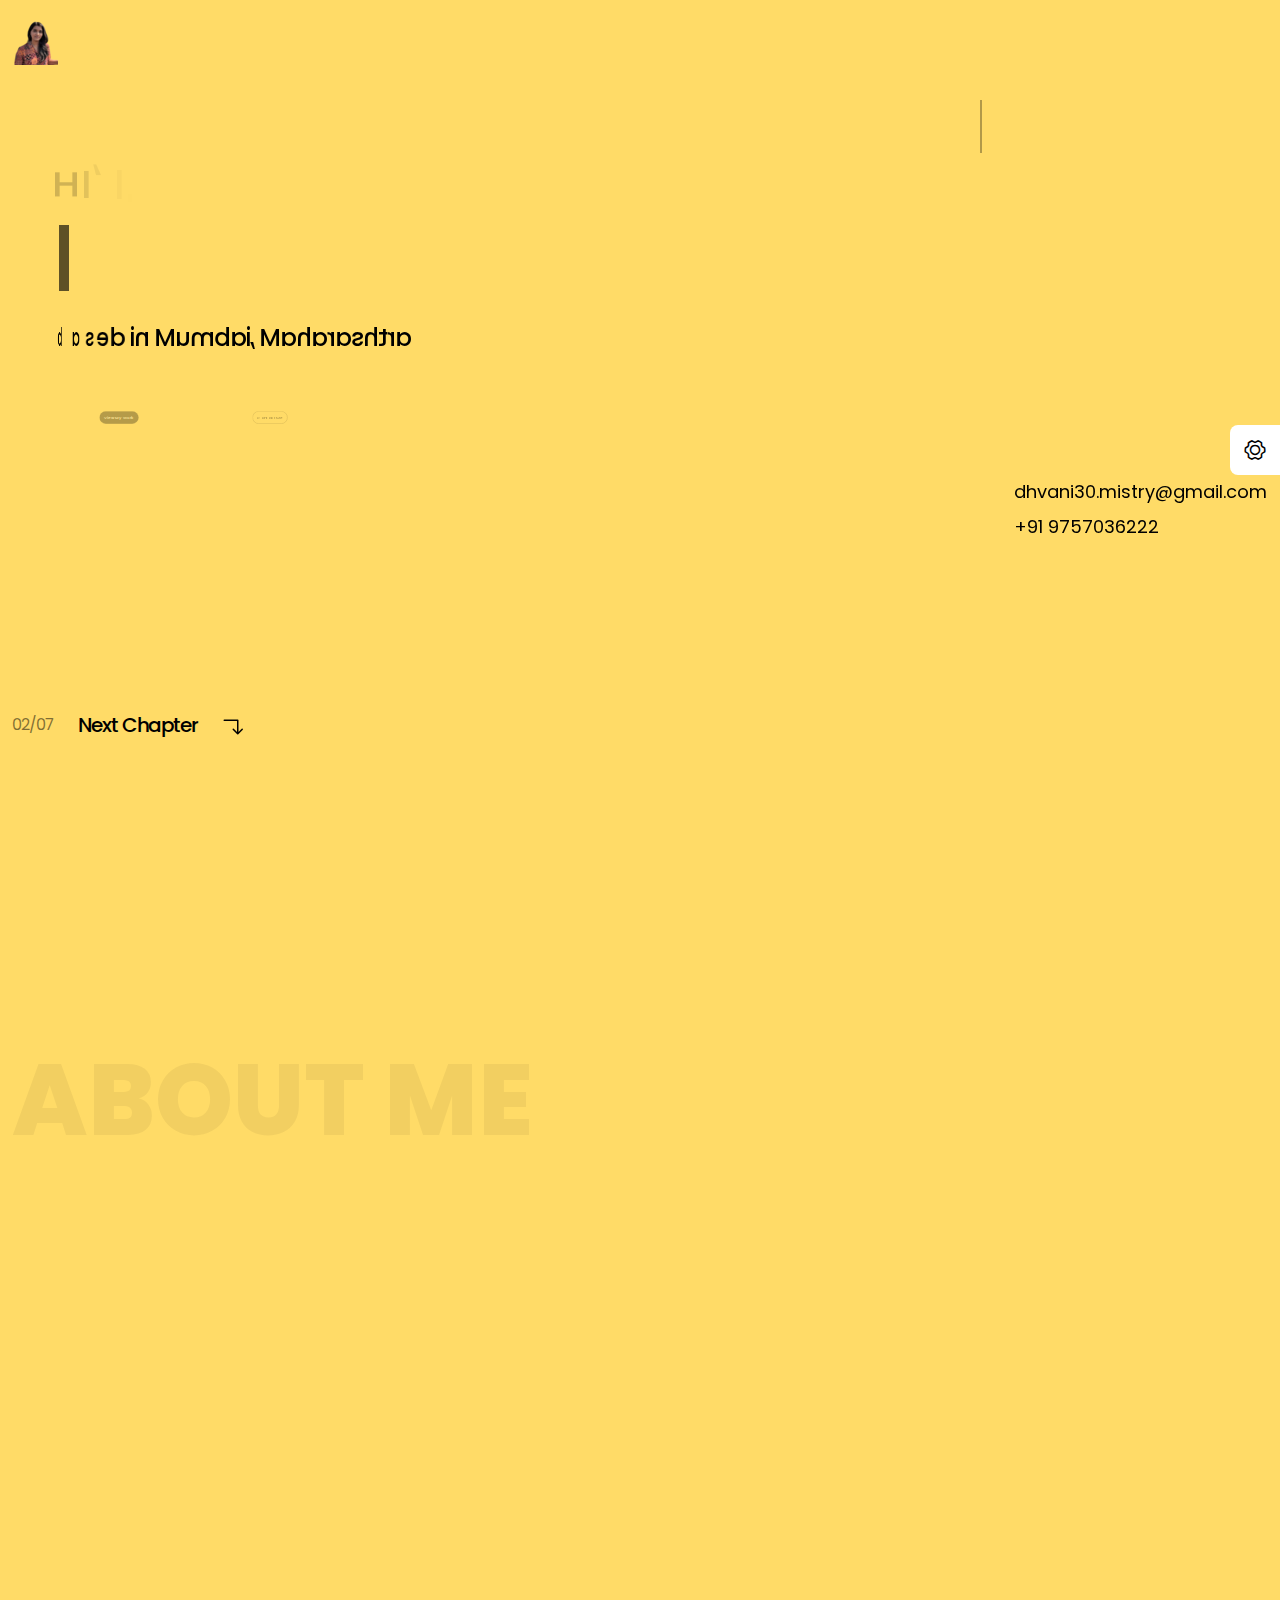
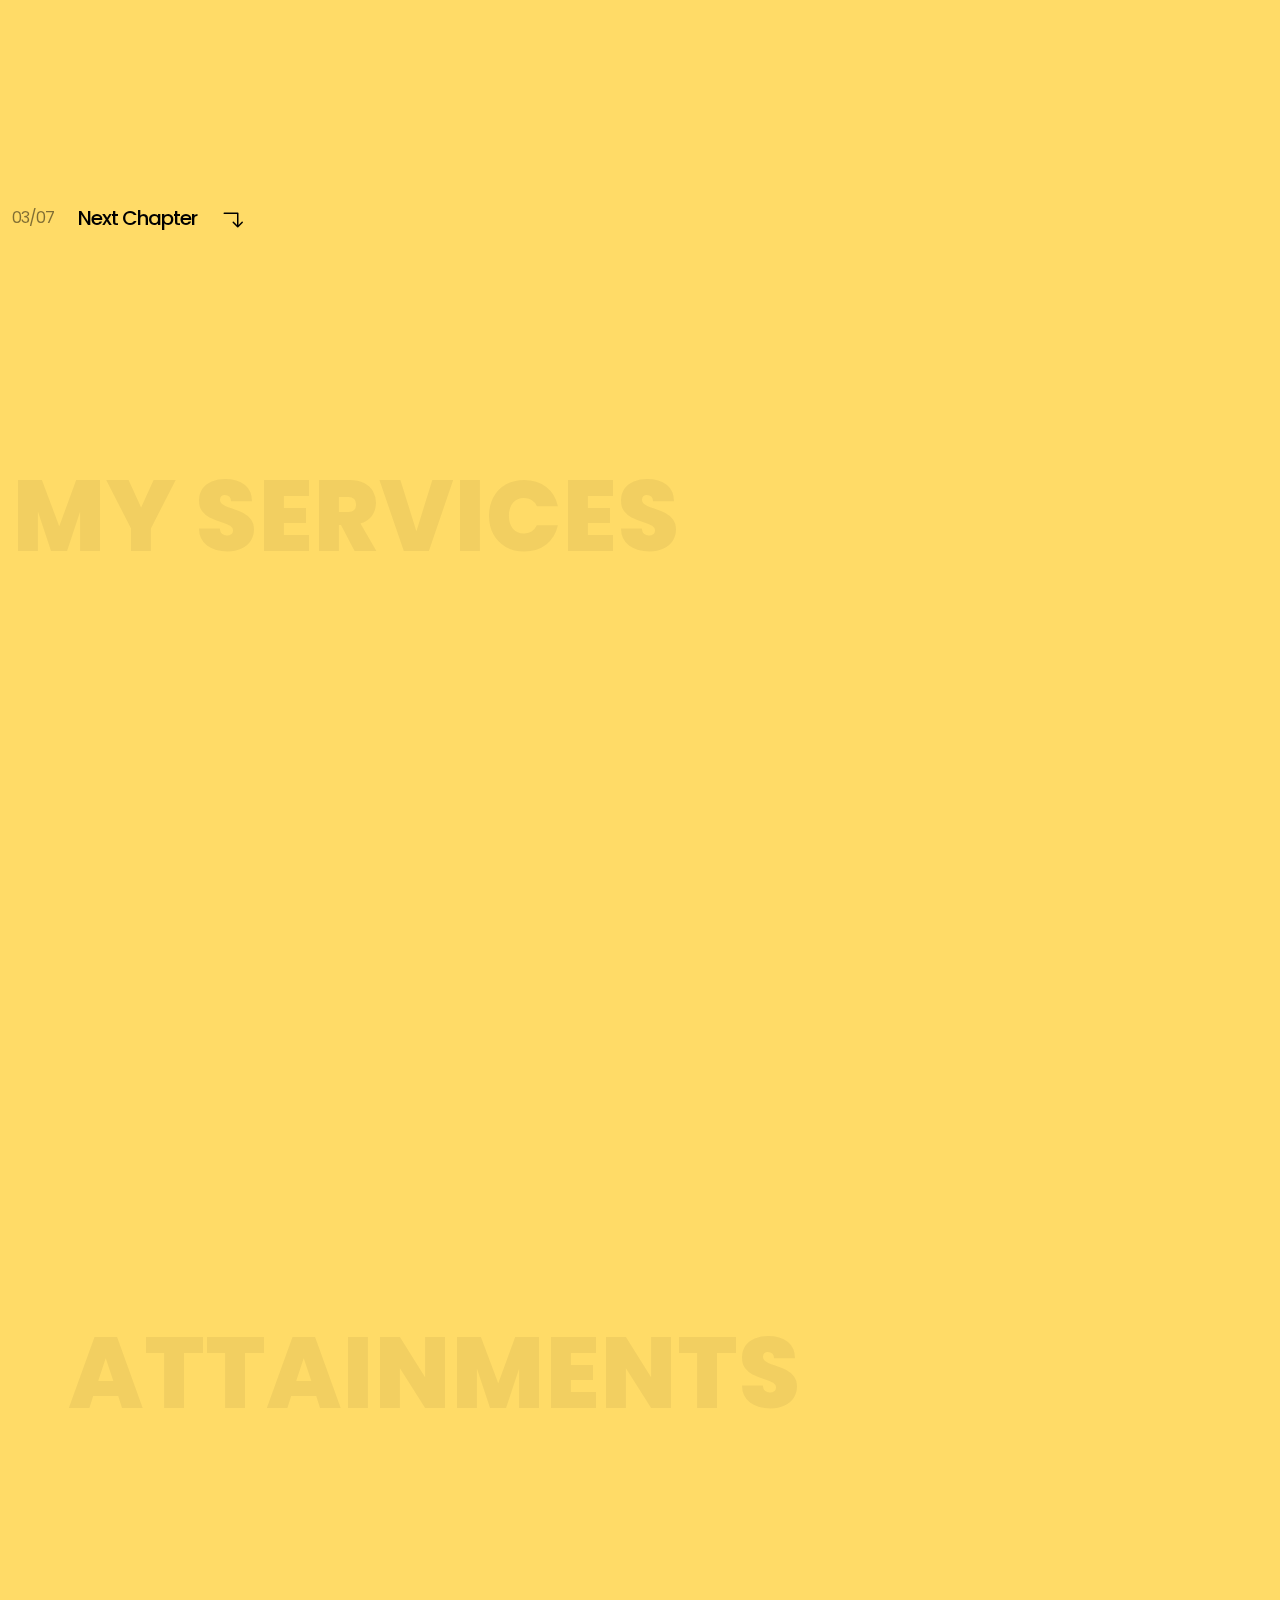
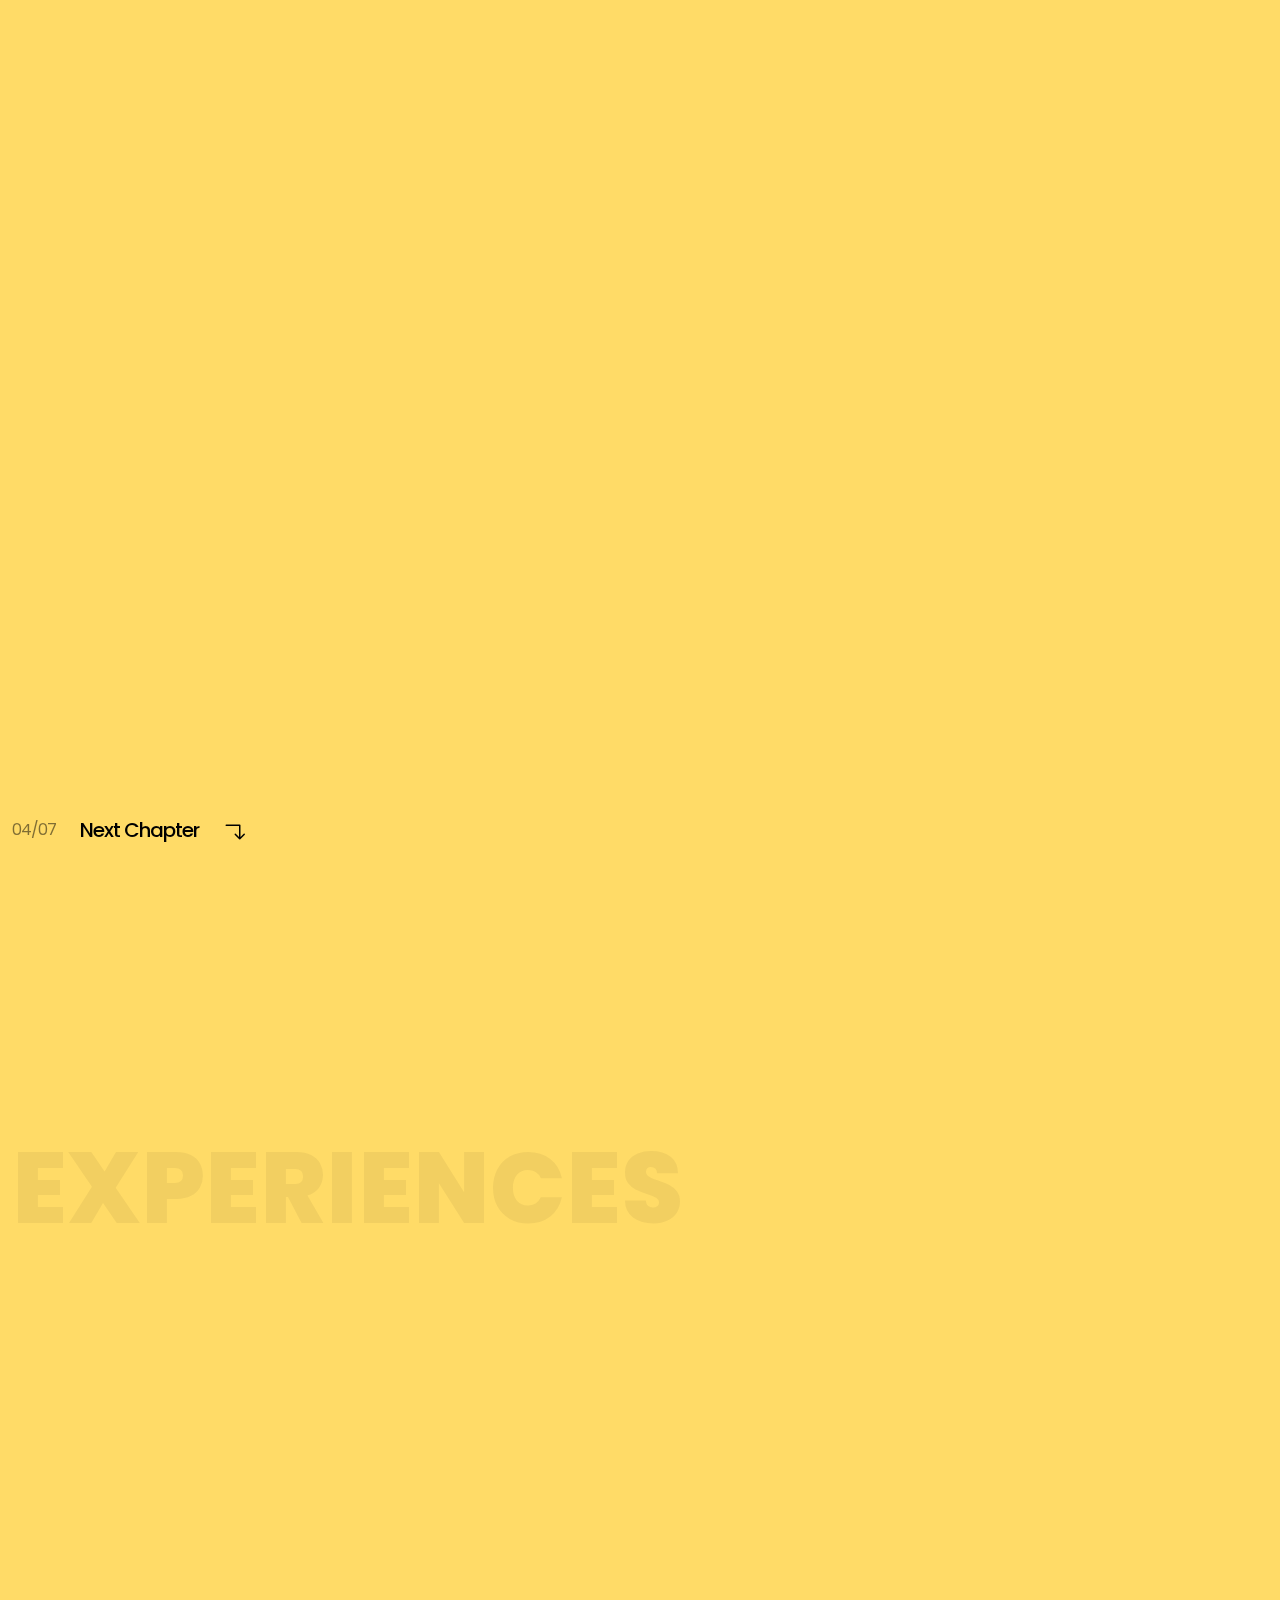
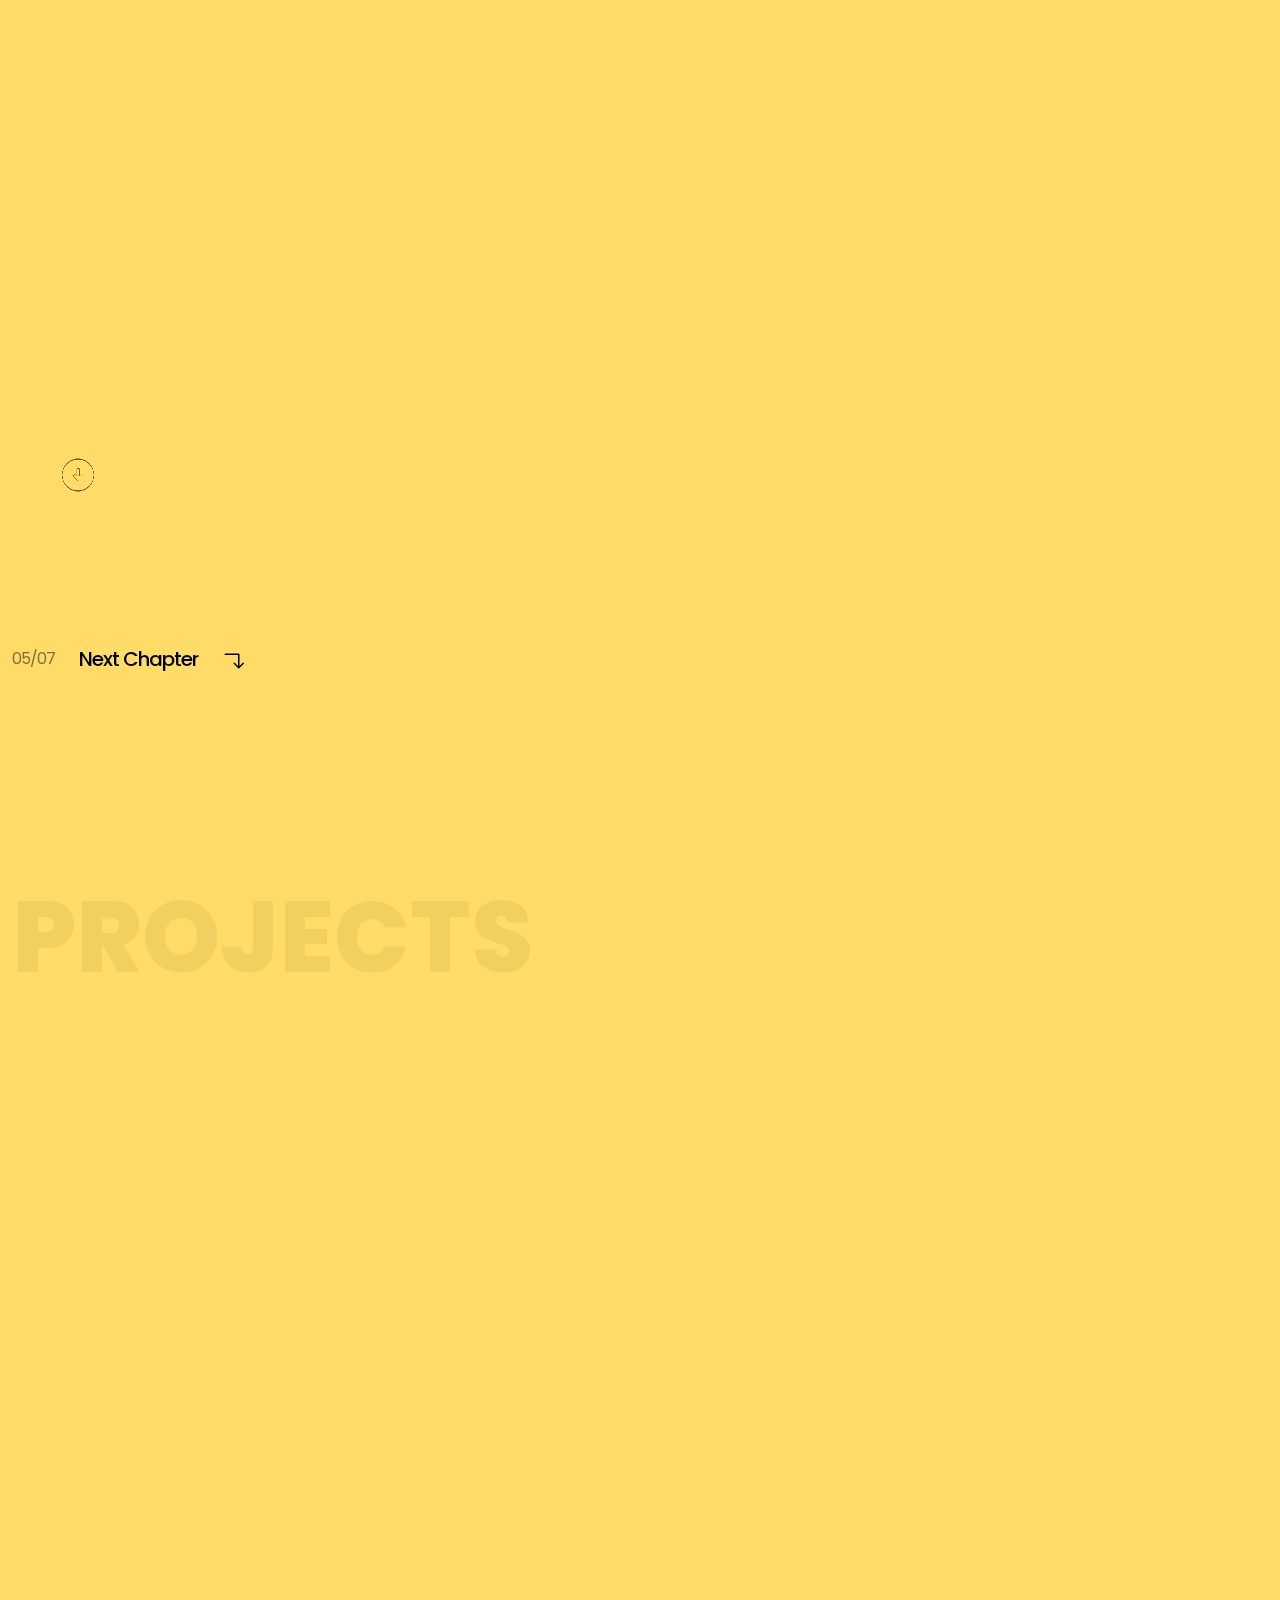
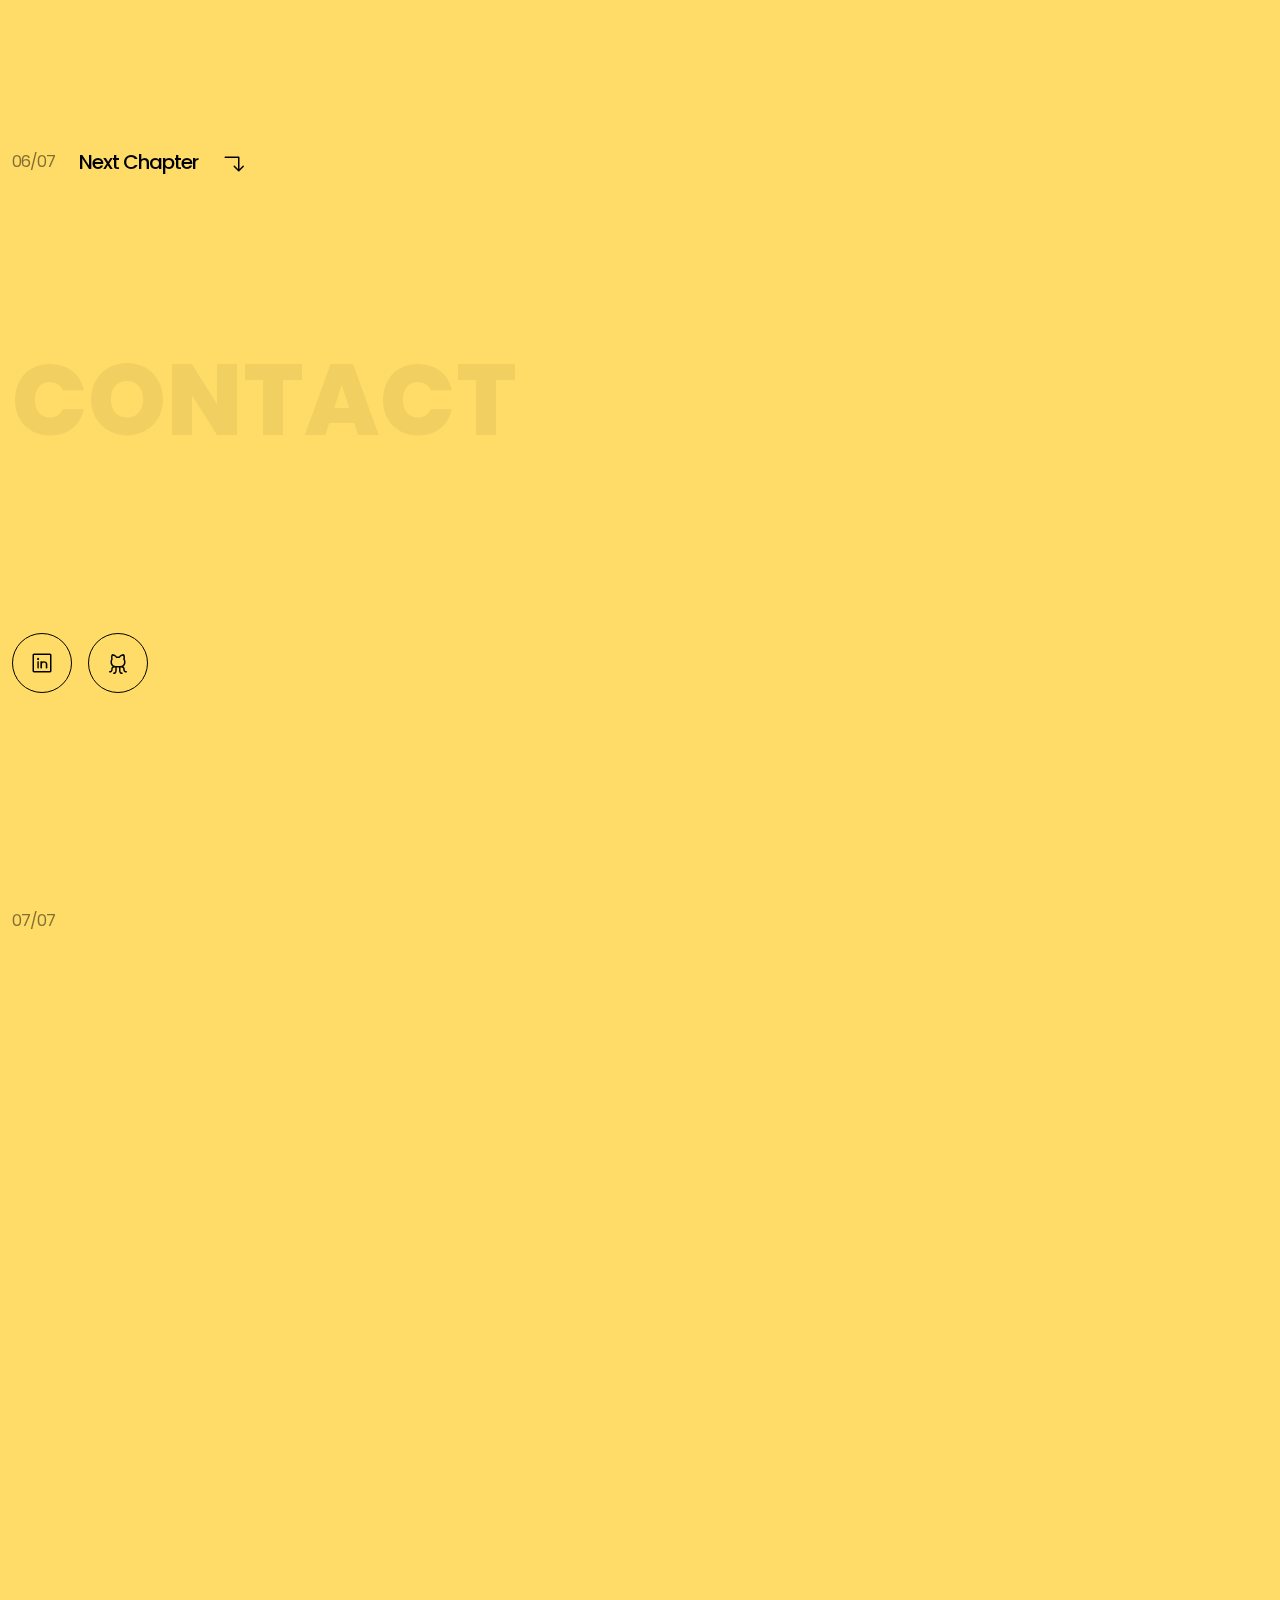
<file: index.html>
<html xmlns="http://www.w3.org/1999/xhtml" lang="en">

<head>
	<meta http-equiv="Content-Type" content="text/html; charset=utf-8" />
	<meta name="description" content="HTTrack is an easy-to-use website mirror utility. It allows you to download a World Wide website from the Internet to a local directory,building recursively all structures, getting html, images, and other files from the server to your computer. Links are rebuiltrelatively so that you can freely browse to the local site (works with any browser). You can mirror several sites together so that you can jump from one toanother. You can, also, update an existing mirror site, or resume an interrupted download. The robot is fully configurable, with an integrated help" />
	<meta name="keywords" content="httrack, HTTRACK, HTTrack, winhttrack, WINHTTRACK, WinHTTrack, offline browser, web mirror utility, aspirateur web, surf offline, web capture, www mirror utility, browse offline, local  site builder, website mirroring, aspirateur www, internet grabber, capture de site web, internet tool, hors connexion, unix, dos, windows 95, windows 98, solaris, ibm580, AIX 4.0, HTS, HTGet, web aspirator, web aspirateur, libre, GPL, GNU, free software" />
	<title>Local index - HTTrack Website Copier</title>
  <!-- Mirror and index made by HTTrack Website Copier/3.49-2 [XR&CO'2014] -->
	<style type="text/css">
	<!--

body {
	margin: 0;  padding: 0;  margin-bottom: 15px;  margin-top: 8px;
	background: #77b;
}
body, td {
	font: 14px "Trebuchet MS", Verdana, Arial, Helvetica, sans-serif;
	}

#subTitle {
	background: #000;  color: #fff;  padding: 4px;  font-weight: bold; 
	}

#siteNavigation a, #siteNavigation .current {
	font-weight: bold;  color: #448;
	}
#siteNavigation a:link    { text-decoration: none; }
#siteNavigation a:visited { text-decoration: none; }

#siteNavigation .current { background-color: #ccd; }

#siteNavigation a:hover   { text-decoration: none;  background-color: #fff;  color: #000; }
#siteNavigation a:active  { text-decoration: none;  background-color: #ccc; }


a:link    { text-decoration: underline;  color: #00f; }
a:visited { text-decoration: underline;  color: #000; }
a:hover   { text-decoration: underline;  color: #c00; }
a:active  { text-decoration: underline; }

#pageContent {
	clear: both;
	border-bottom: 6px solid #000;
	padding: 10px;  padding-top: 20px;
	line-height: 1.65em;
	background-image: url(backblue.gif);
	background-repeat: no-repeat;
	background-position: top right;
	}

#pageContent, #siteNavigation {
	background-color: #ccd;
	}


.imgLeft  { float: left;   margin-right: 10px;  margin-bottom: 10px; }
.imgRight { float: right;  margin-left: 10px;   margin-bottom: 10px; }

hr { height: 1px;  color: #000;  background-color: #000;  margin-bottom: 15px; }

h1 { margin: 0;  font-weight: bold;  font-size: 2em; }
h2 { margin: 0;  font-weight: bold;  font-size: 1.6em; }
h3 { margin: 0;  font-weight: bold;  font-size: 1.3em; }
h4 { margin: 0;  font-weight: bold;  font-size: 1.18em; }

.blak { background-color: #000; }
.hide { display: none; }
.tableWidth { min-width: 400px; }

.tblRegular       { border-collapse: collapse; }
.tblRegular td    { padding: 6px;  background-image: url(fade.gif);  border: 2px solid #99c; }
.tblHeaderColor, .tblHeaderColor td { background: #99c; }
.tblNoBorder td   { border: 0; }


// -->
</style>

</head>

<table width="76%" border="0" align="center" cellspacing="0" cellpadding="3" class="tableWidth">
	<tr>
	<td id="subTitle">HTTrack Website Copier - Open Source offline browser</td>
	</tr>
</table>
<table width="76%" border="0" align="center" cellspacing="0" cellpadding="0" class="tableWidth">
<tr class="blak">
<td>
	<table width="100%" border="0" align="center" cellspacing="1" cellpadding="0">
	<tr>
	<td colspan="6"> 
		<table width="100%" border="0" align="center" cellspacing="0" cellpadding="10">
		<tr> 
		<td id="pageContent"> 
<!-- ==================== End prologue ==================== -->

	<meta name="generator" content="HTTrack Website Copier/3.x">
	<TITLE>Local index - HTTrack</TITLE>
</HEAD>
<BODY>
<H1 ALIGN=Center>Index of locally available sites:</H1>
	<TABLE BORDER="0" WIDTH="100%" CELLSPACING="1" CELLPADDING="0">
		<TR>
			<TD BACKGROUND="fade.gif">
				&middot;
					<A HREF="softivuslab.com/portify/versions/clean-bg/index.html">
						Portify - Personal Portfolio Website Template
					</A>		
			</TD>
		</TR>
	</TABLE>
	<BR>
	<BR>
	<BR>
  	<H6 ALIGN="RIGHT">
	<I>Mirror and index made by HTTrack Website Copier [XR&amp;CO'2008]</I>
	</H6>
	<!-- Mirror and index made by HTTrack Website Copier/3.49-2 [XR&CO'2014] -->
	<!-- Thanks for using HTTrack Website Copier! -->
	<meta HTTP-EQUIV="Refresh" CONTENT="0; URL=softivuslab.com/portify/versions/clean-bg/index.html">


<!-- ==================== Start epilogue ==================== -->
		</td>
		</tr>
		</table>
	</td>
	</tr>
	</table>
</td>
</tr>
</table>

<table width="76%" border="0" align="center" valign="bottom" cellspacing="0" cellpadding="0">
	<tr>
	<td id="footer"><small>&copy; 2008 Xavier Roche & other contributors - Web Design: Leto Kauler.</small></td>
	</tr>
</table>

</body>

</html>
</file>
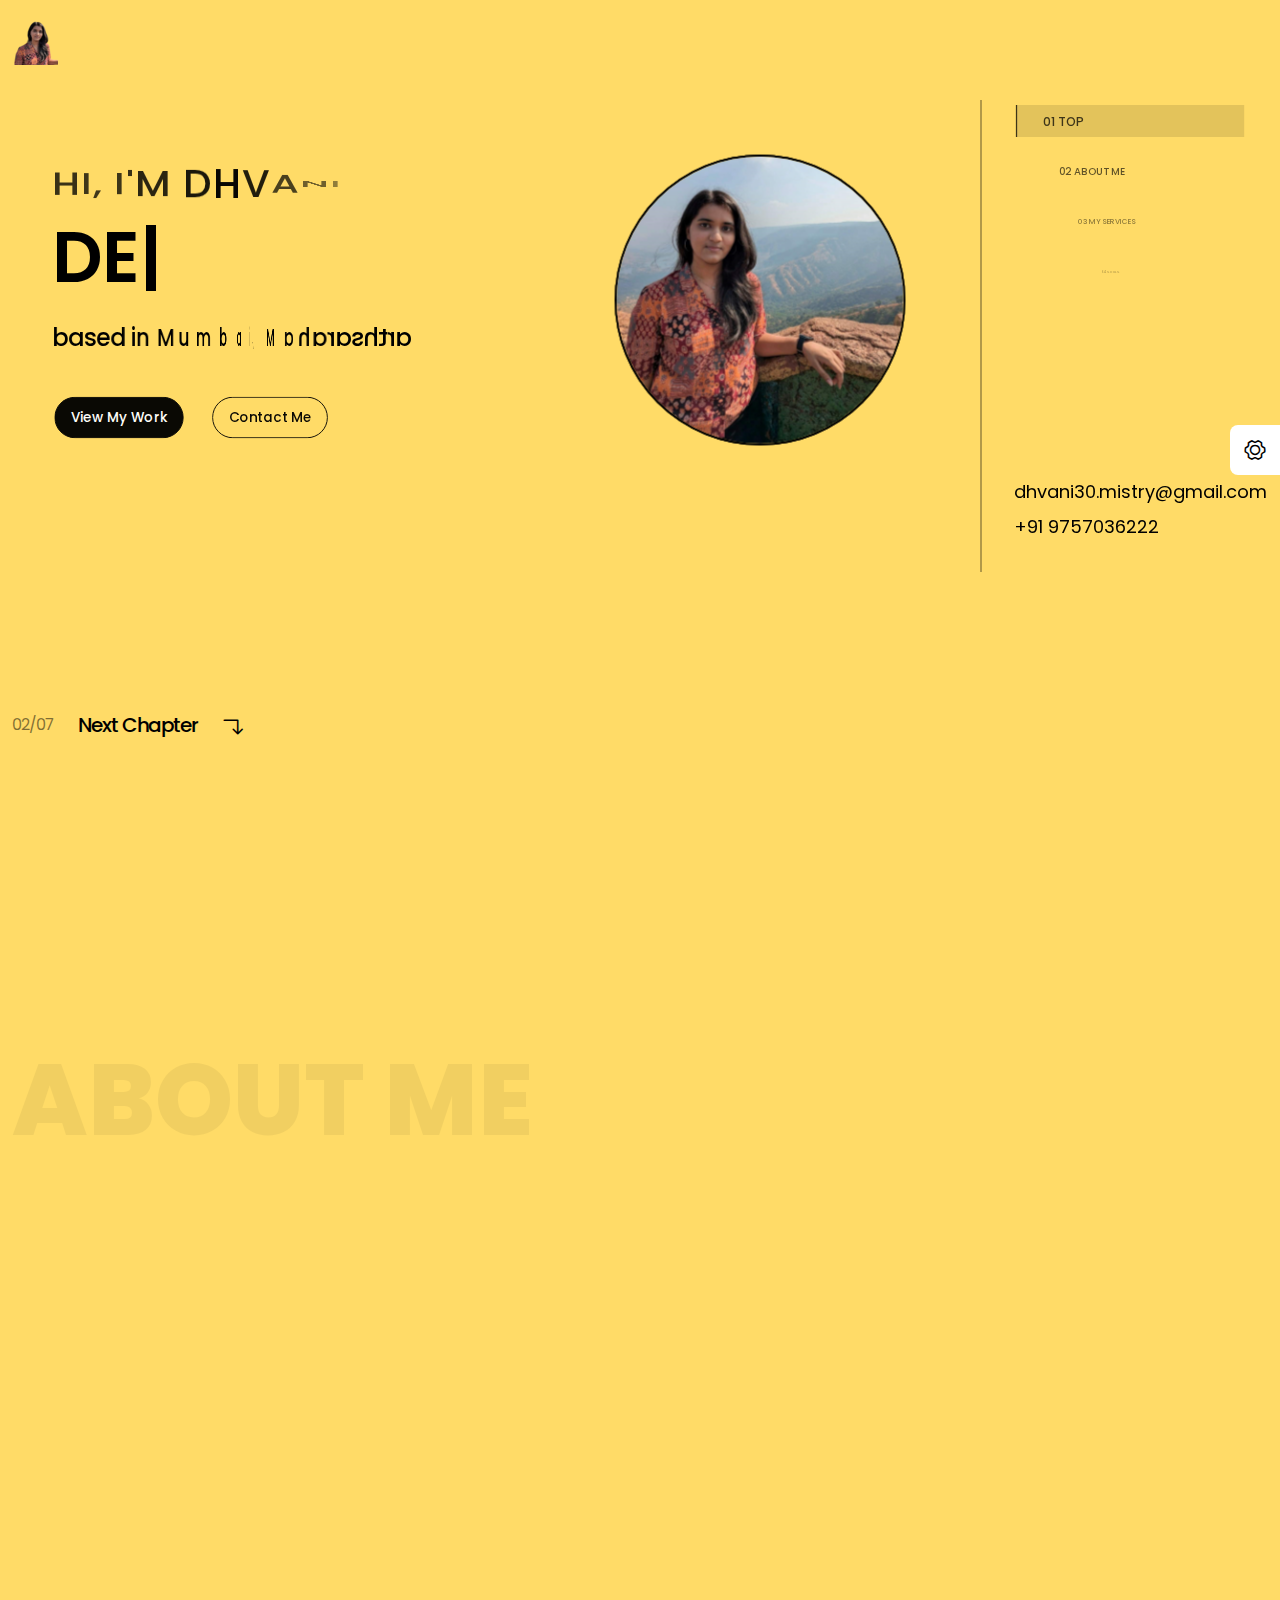
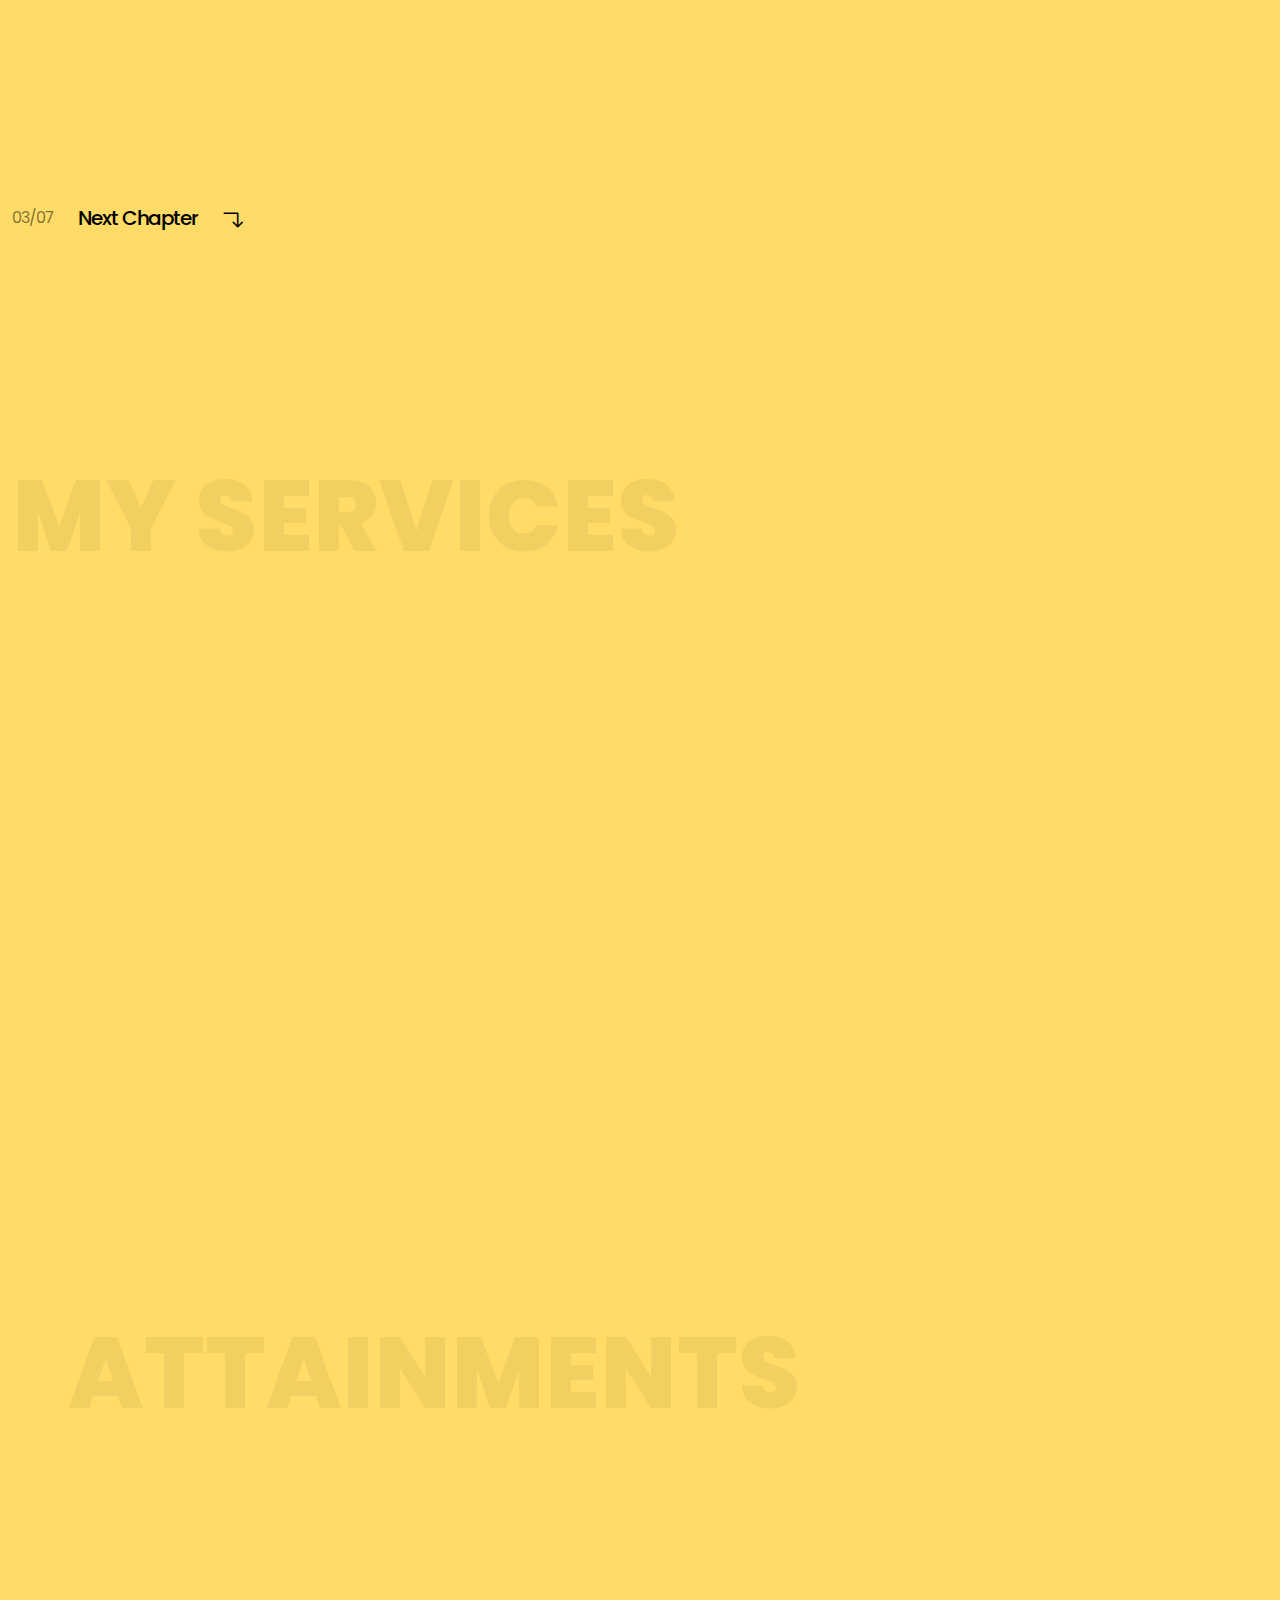
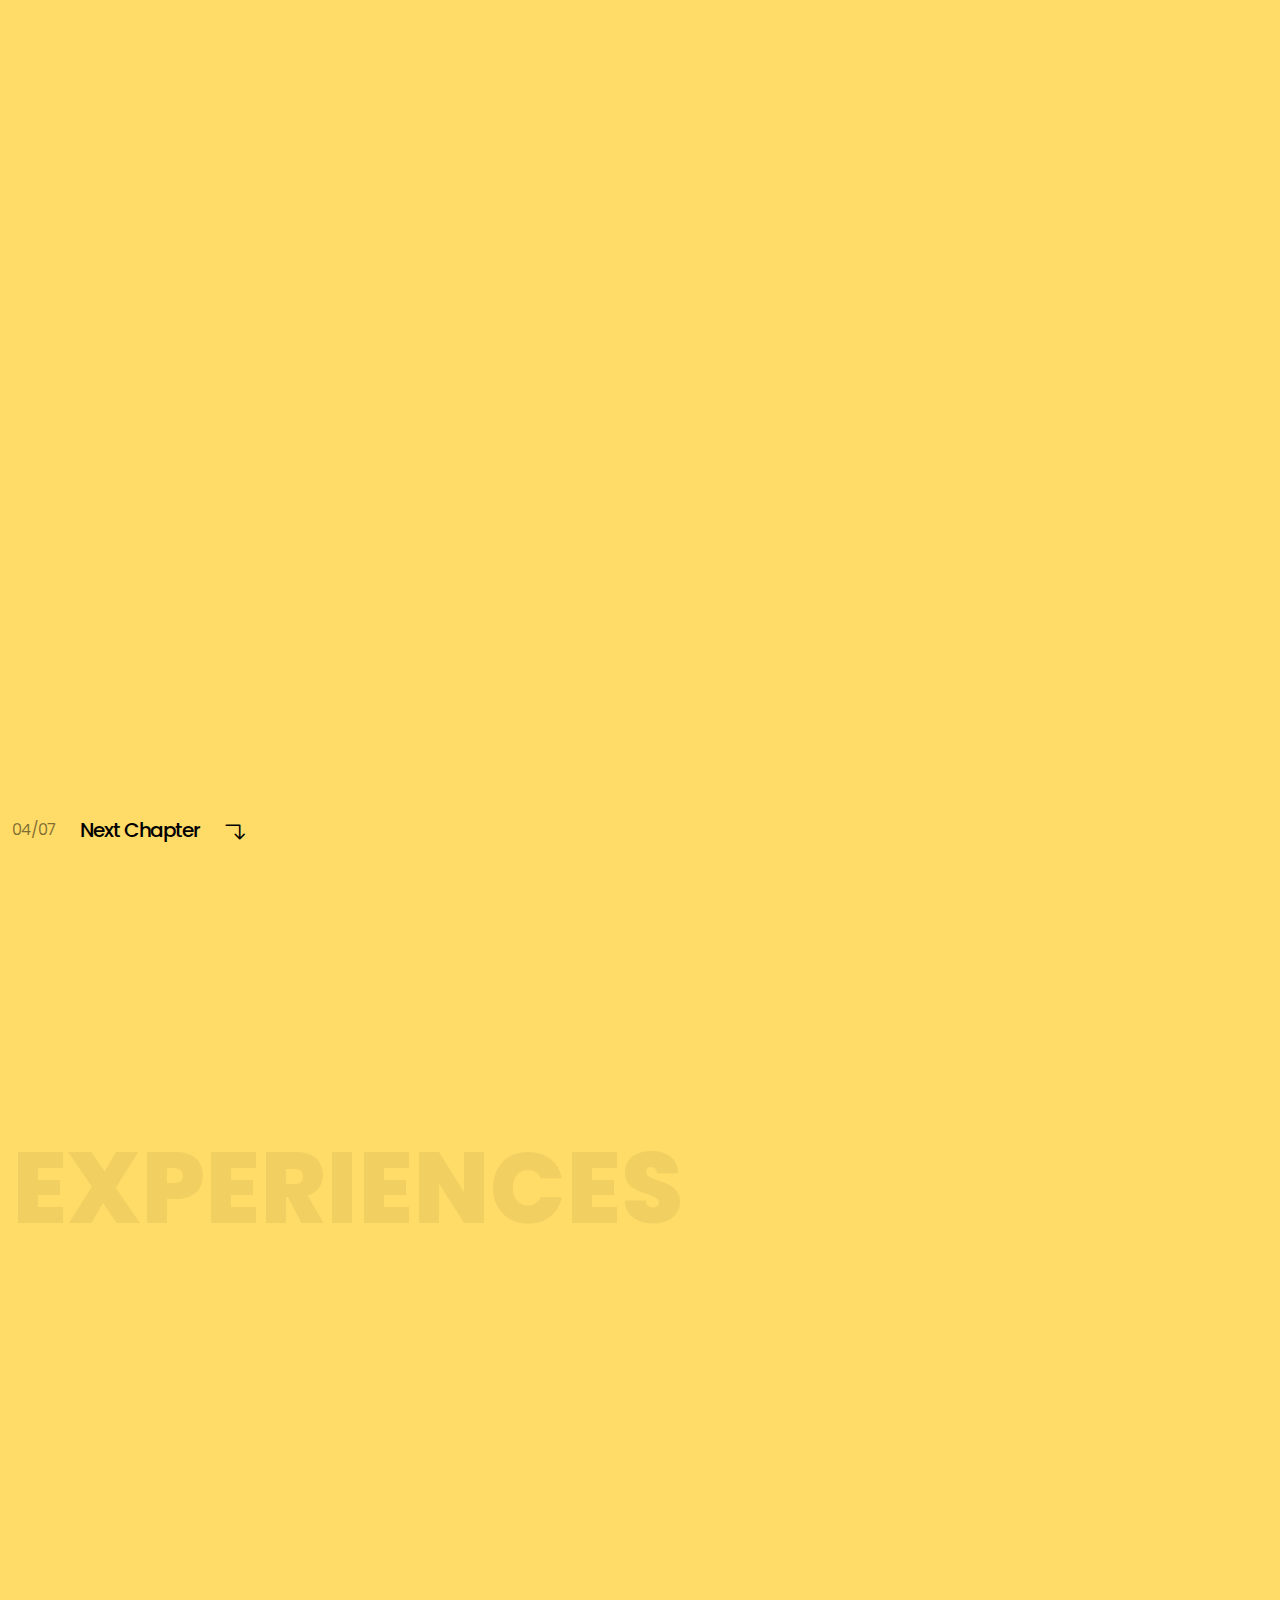
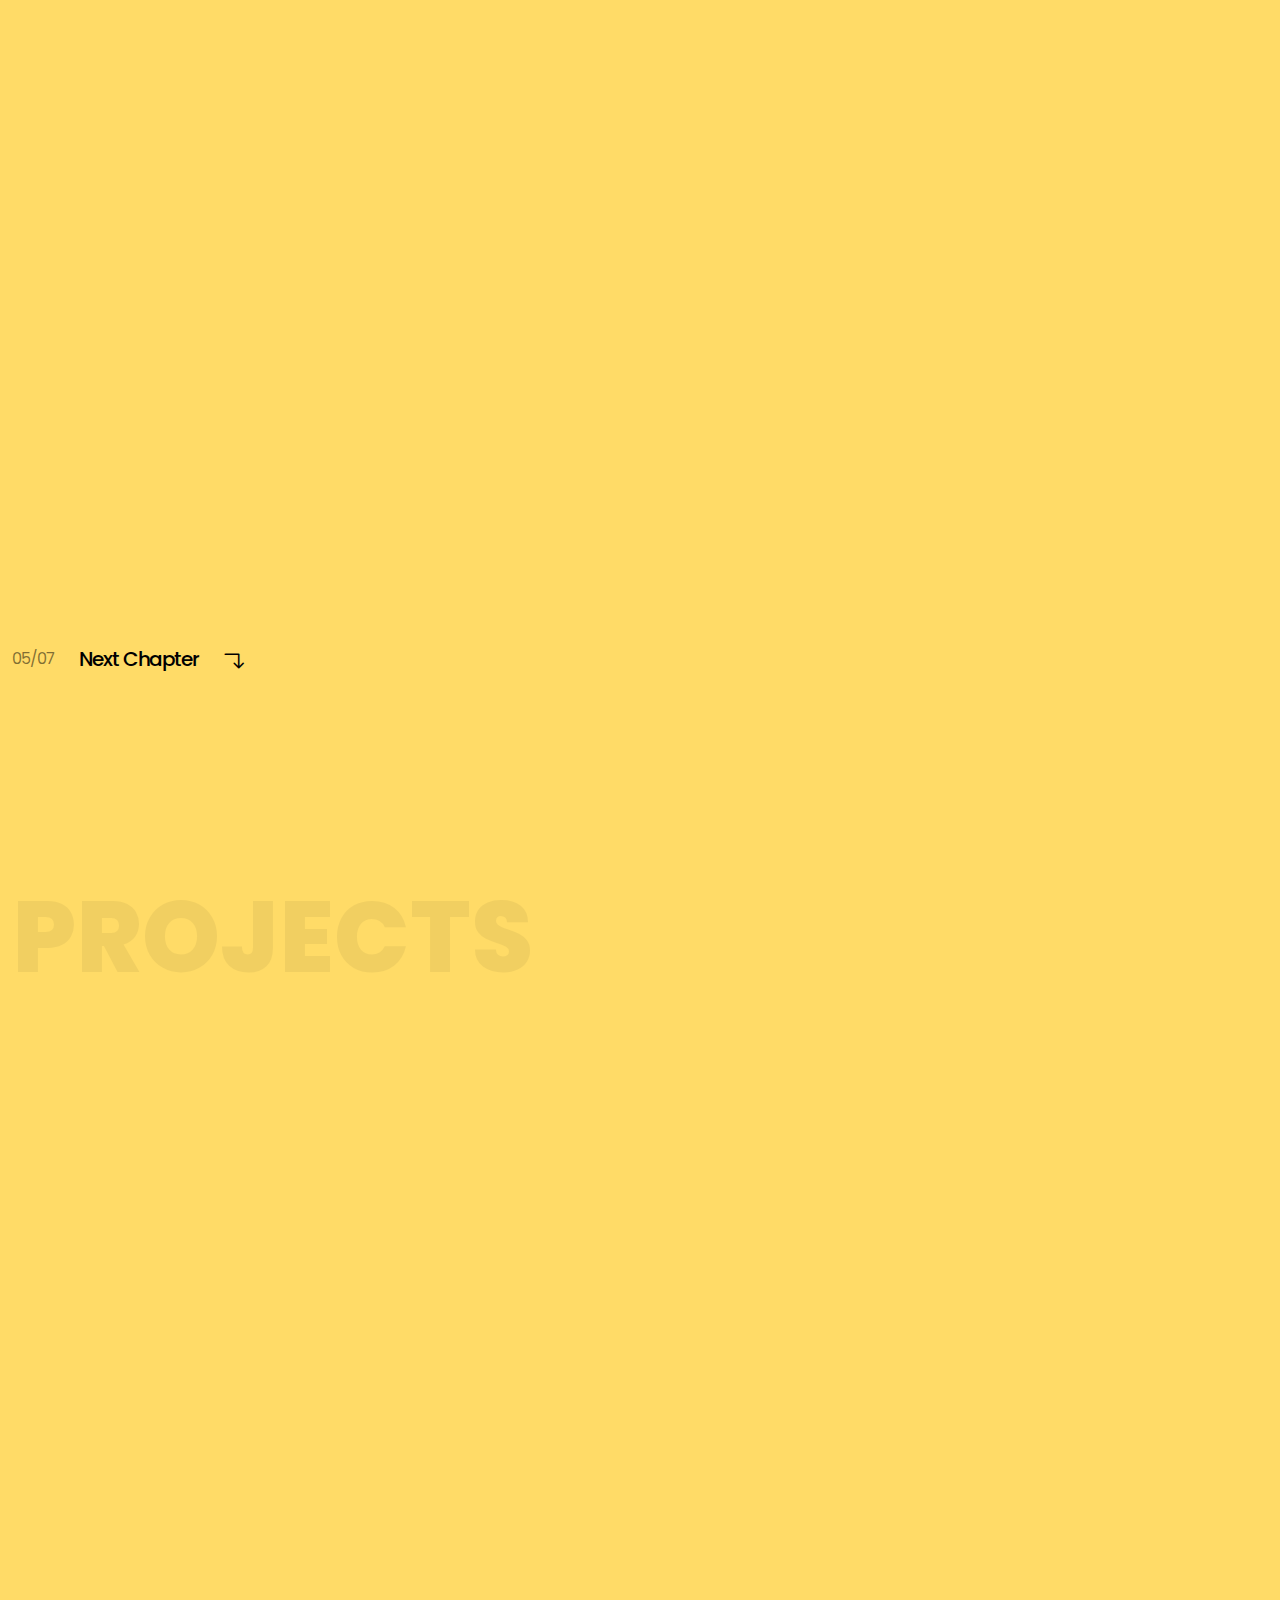
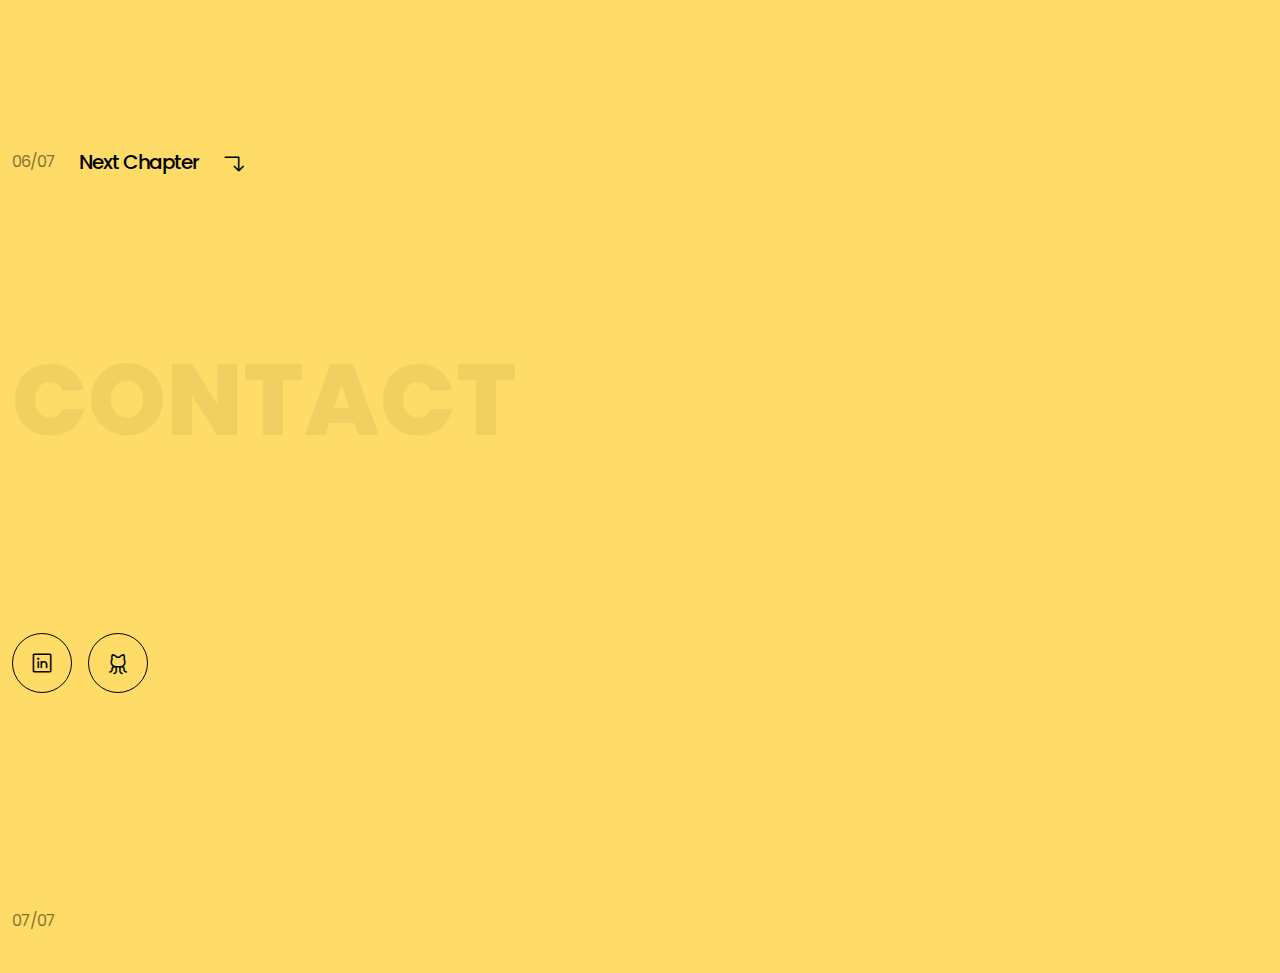
<file: home/index.html>
<!doctype html>
<html lang="en">
  
<!-- Mirrored from softivuslab.com/portify/versions/clean-bg/index.html by HTTrack Website Copier/3.x [XR&CO'2014], Tue, 04 Feb 2025 15:22:40 GMT -->
<head>
    <meta charset="utf-8" />
    <meta name="viewport" content="width=device-width, initial-scale=1" />
    <link rel="shortcut icon" href="assets/images/favicon.ico" type="image/x-icon" />
    <title>Personal Portfolio</title>
  <script defer src="assets/js/app.js"></script><link href="assets/css/index.css" rel="stylesheet"></head>
  <body>
    <!-- header section -->

    <div id="grain"></div>

    <header class="header">
      <div class="container-fluid d-flex align-items-center justify-content-between">
        <a href="index.html">
          <img src="assets/images/logo.png" alt="logo" />
        </a>

        <button class="bg-transparent border-0 d-xl-none">
          <div class="nav-icon">
            <span></span>
            <span></span>
            <span></span>
          </div>
        </button>
      </div>
    </header>

    <!-- navigation -->
    <nav class="navigation" id="navigation">
      <img src="assets/images/logo.png" class="mb-4 d-xl-none" alt="logo" />
      <ul>
        <li class="nav-link">
          <a href="#top" class="active"><span>01</span> <span class="text">top</span> </a>
        </li>
        <li class="nav-link">
          <a href="#about_me"><span>02</span> <span class="text">about me</span> </a>
        </li>
        <li class="nav-link">
          <a href="#services"><span>03</span> <span class="text">my services</span> </a>
        </li>
        <li class="nav-link">
          <a href="#attainments"><span>04</span> <span class="text">skills</span> </a>
        </li>
        <!-- <li class="nav-link">
          <a href="#fun_facts"><span>05</span> <span class="text">facts</span> </a>
        </li> -->
        <li class="nav-link">
          <a href="#experience"><span>05</span> <span class="text">experiences</span> </a>
        </li>
        <li class="nav-link">
          <a href="#projects"><span>06</span> <span class="text">projects</span> </a>
        </li>
        <!-- <li class="nav-link">
          <a href="#how_i_work"><span>08</span> <span class="text">how i work</span> </a>
        </li> -->
        <!-- <li class="nav-link">
          <a href="#blogs"><span>09</span> <span class="text">Blogs</span> </a>
        </li>
        <li class="nav-link">
          <a href="#testimonials"><span>10</span> <span class="text">testimonials</span> </a>
        </li> -->
        <li class="nav-link">
          <a href="#contact"><span>07</span> <span class="text">contact</span> </a>
        </li>
      </ul>
      <div class="contact">
        <a href="mailto:dhvani30.mistry@gmail.com">dhvani30.mistry@gmail.com</a>
        <a href="tel:+91 9757036222">+91 9757036222</a>
      </div>
    </nav>
    <div class="nav-overlay d-xl-none"></div>

    <!-- main content -->
    <main class="container-fluid">
      <div class="row gx-xxl-6">
        <div class="col col-xl-9" data-bs-spy="scroll" data-bs-target="#navigation">
          <!-- hero -->
          <section id="top" class="hero">
            <div class="row gx-4 justify-content-center align-items-center">
              <div class="col-12 col-md-6 col-xl-6 hero-content">
                <div>
                  <h4 class="text-uppercase freelancer">HI, I'M Dhvani </h4>
                  <h1 class="text-uppercase overflow-hidden developer" id="typewriter"></h1>
                  <p class="description">based in Mumbai, Maharashtra</p>
                </div>
                <div class="d-flex gap-4">
                  <a href="#projects" class="btn work-btn text-capitalize btn-secondary">view my work</a>
                  <a href="#contact" class="btn contact-btn text-capitalize btn-outline-secondary">contact me</a>
                </div>
              </div>
              <div class="col-12 col-md-5 offset-md-1 offset-xxl-2 col-xl-4 d-flex justify-content-center">
                <div class="img-wrapper">
                  <div class="waves-top">
                    <span></span>
                    <span></span>
                    <span></span>
                    <span></span>
                  </div>
                  <img class="img-fluid rounded-circle hero-img" src="assets/images/hero.jpeg" alt="" />
                  <div class="waves-bottom">
                    <span></span>
                    <span></span>
                    <span></span>
                    <span></span>
                  </div>
                </div>
              </div>
              <div class="col-12">
                <a href="#about_me" class="d-flex gap-4 align-items-center next-chapter mt-5">
                  <span class="page">02/07</span>
                  <span class="next">Next Chapter</span>
                  <span class="icon"><i class="ph ph-arrow-elbow-right-down"></i></span>
                </a>
              </div>
            </div>
          </section>

          <!-- about me -->
          <section id="about_me" class="about section">
            <span class="section-title-overlay-text">About me</span>
            <div class="section-title text-capitalize">
              <h4>Some Word About me</h4>
              <h2>know me more</h2>
            </div>
            <div class="row mb-4 mb-lg-5 align-items-center">
              <div class="col-lg-7 col-xl-8 about-desc">
                <h2>I'm Dhvani Mistry, an IT Student</h2>
                <p class="desc">
                  I'm a developer-in-training with a passion for AI, machine learning, and building innovative digital solutions. I enjoy creating clean, user-friendly applications while constantly learning and expanding my skills in data science and cloud computing. Focused on problem-solving and performance optimization, I aim to deliver real value through every project.
                </p>
                <div class="row about-contact">
                  <div class="col-sm-4 about-contact-item">
                    <p>Email:</p>
                    <a href="mailto:dhvani30.mistry@gmail.com">dhvani30.mistry@gmail.com</a>
                  </div>
                  <div class="col-sm-4 about-contact-item">
                    <p>Date of Birth:</p>
                    <span>30 Dec, 2005</span>
                  </div>
                  <div class="col-sm-4 about-contact-item">
                    <p>Location:</p>
                    <span>Mumbai, Maharashtra</span>
                  </div>
                </div>
              </div>
            </div>
            <div class="col-12">
              <a href="#services" class="d-flex gap-4 align-items-center next-chapter">
                <span class="page">03/07</span>
                <span class="next">Next Chapter</span>
                <span class="icon"><i class="ph ph-arrow-elbow-right-down"></i></span>
              </a>
            </div>
          </section>

          <!-- services -->
          <section id="services" class="services section position-relative">
  <span class="section-title-overlay-text">my services</span>
  <div class="section-title text-capitalize">
    <h4>How I can help your next project</h4>
    <h2>What I Do?</h2>
  </div>
  
  <div dir="ltr" class="swiper service-swiper">
    <div class="swiper-wrapper">
      
      <!-- Service 1: UI/UX Design -->
      <div class="swiper-slide overflow-visible p-3">
        <div class="service-card">
          <div class="card-inner"></div>
          <div class="content">
            <div class="number-circle">
              <div class="waves-top-sm"><span></span><span></span><span></span><span></span></div>
              <h2>01</h2>
              <div class="waves-bottom-sm"><span></span><span></span><span></span><span></span></div>
            </div>
            <h4>UI/UX Design</h4>
            <ul class="service-list">
              <li><i class="ph ph-caret-double-right"></i> Landing Pages</li>
              <li><i class="ph ph-caret-double-right"></i> User Flow</li>
              <li><i class="ph ph-caret-double-right"></i> Wireframing</li>
              <li><i class="ph ph-caret-double-right"></i> Prototyping</li>
              <li><i class="ph ph-caret-double-right"></i> Mobile App Design</li>
            </ul>
          </div>
        </div>
      </div>
      
      <!-- Service 2: Development -->
      <div class="swiper-slide overflow-visible p-3">
        <div class="service-card">
          <div class="card-inner"></div>
          <div class="content">
            <div class="number-circle">
              <div class="waves-top-sm"><span></span><span></span><span></span><span></span></div>
              <h2>02</h2>
              <div class="waves-bottom-sm"><span></span><span></span><span></span><span></span></div>
            </div>
            <h4>Development</h4>
            <ul class="service-list">
              <li><i class="ph ph-caret-double-right"></i> Front-End Development</li>
              <li><i class="ph ph-caret-double-right"></i> Back-End Development</li>
              <li><i class="ph ph-caret-double-right"></i> Full-Stack Development</li>
              <li><i class="ph ph-caret-double-right"></i> Database Management</li>
              <li><i class="ph ph-caret-double-right"></i> API Integration Design</li>
            </ul>
          </div>
        </div>
      </div>
      
      <!-- Service 3: App Development -->
      <div class="swiper-slide overflow-visible p-3">
        <div class="service-card">
          <div class="card-inner"></div>
          <div class="content">
            <div class="number-circle">
              <div class="waves-top-sm"><span></span><span></span><span></span><span></span></div>
              <h2>03</h2>
              <div class="waves-bottom-sm"><span></span><span></span><span></span><span></span></div>
            </div>
            <h4>App Development</h4>
            <ul class="service-list">
              <li><i class="ph ph-caret-double-right"></i> Android App</li>
              <li><i class="ph ph-caret-double-right"></i> iOS App</li>
              <li><i class="ph ph-caret-double-right"></i> Wireframing</li>
              <li><i class="ph ph-caret-double-right"></i> Prototyping</li>
              <li><i class="ph ph-caret-double-right"></i> Mobile App Design</li>
            </ul>
          </div>
        </div>
      </div>
      
    </div>
  </div>
</section>
          <!-- attainments -->
          <section id="attainments" class="attainments section position-relative">
            <span class="section-title-overlay-text">ATTAINMENTS</span>
            <div class="row pb-120 design-row">
              <div class="col-lg-4">
                <div class="section-title-sm design-row-item">
                  <div class="top">
                    <h2>Design Skills</h2>
                    <span>Highlight My Expertise in:</span>
                  </div>
                  <span class="serial">01.-</span>
                </div>
              </div>
              <div class="col-12 col-lg-8">
                <div class="row">
                  <div class="col-md-4 design-row-item">
                    <div class="d-flex flex-column align-items-center mb-4">
                      <div class="design-chart mb-4"></div>
                      <button class="btn btn-outline-secondary px-5">UI/UX Design</button>
                    </div>
                  </div>
                  <div class="col-md-4 design-row-item">
                    <div class="d-flex flex-column align-items-center mb-4">
                      <div class="ecommerce-chart mb-4"></div>
                      <button class="btn btn-outline-secondary px-5">Mobile App Design</button>
                    </div>
                  </div>
                </div>
              </div>
            </div>
            <div class="row pb-120 developer-row">
              <div class="col-md-5 col-lg-4 offset-md-1 offset-lg-2">
                <div class="section-title-sm">
                  <div class="top">
                    <h2>Developer Skills</h2>
                    <span>Highlight My Expertise in:</span>
                  </div>
                  <span class="serial">02.-</span>
                </div>
              </div>
              <div class="col-md-6">
                <div class="d-flex flex-column gap-3">
                  <div class="skill">
                    <div class="d-flex justify-content-between align-items-center">
                      <span>App Development</span>
                      <span>90%</span>
                    </div>
                    <div class="progress">
                      <div class="progress-bar ninety" data-width="90%"></div>
                    </div>
                  </div>
                  <div class="skill">
                    <div class="d-flex justify-content-between align-items-center">
                      <span>Web Decelopment</span>
                      <span>85%</span>
                    </div>
                    <div class="progress">
                      <div class="progress-bar ninety" data-width="85%"></div>
                    </div>
                  </div>
                  <div class="skill">
                    <div class="d-flex justify-content-between align-items-center">
                      <span>Database Management & Integration</span>
                      <span>80%</span>
                    </div>
                    <div class="progress">
                      <div class="progress-bar ninety" data-width="80%"></div>
                    </div>
                  </div>
                  <div class="skill">
                    <div class="d-flex justify-content-between align-items-center">
                      <span>API Integration</span>
                      <span>87%</span>
                    </div>
                    <div class="progress">
                      <div class="progress-bar ninety" data-width="87%"></div>
                    </div>
                  </div>
                  <div class="skill">
                    <div class="d-flex justify-content-between align-items-center">
                      <span>Version Control (Git)</span>
                      <span>95%</span>
                    </div>
                    <div class="progress">
                      <div class="progress-bar ninety" data-width="95%"></div>
                    </div>
                  </div>
                </div>
              </div>
            </div>
            <div class="row pb-120 language-row">
              <div class="col-lg-4">
                <div class="section-title-sm language-row-item">
                  <div class="top">
                    <h2>Language Skills</h2>
                    <span>Highlight My Expertise in:</span>
                  </div>
                  <span class="serial">03.-</span>
                </div>
              </div>
              <div class="col-12 col-lg-8">
                <div class="row g-3">
                  <div class="col-12 col-sm-6 col-md-4 language-row-item">
                    <div class="d-flex flex-column align-items-center mb-4">
                      <div class="design-chart mb-4"></div>
                      <button class="btn btn-outline-secondary px-5">English</button>
                    </div>
                  </div>
                  <div class="col-12 col-sm-6 col-md-4 language-row-item">
                    <div class="d-flex flex-column align-items-center mb-4">
                      <div class="branding-chart mb-4"></div>
                      <button class="btn btn-outline-secondary px-5">Hindi</button>
                    </div>
                  </div>
                  <div class="col-12 col-sm-6 col-md-4 language-row-item">
                    <div class="d-flex flex-column align-items-center mb-4">
                      <div class="ecommerce-chart mb-4"></div>
                      <button class="btn btn-outline-secondary px-5">Gujarati</button>
                    </div>
                  </div>
                </div>
              </div>
            </div>
            <div class="col-12">
              <a href="#experience" class="d-flex gap-4 align-items-center next-chapter">
                <span class="page">04/07</span>
                <span class="next">Next Chapter</span>
                <span class="icon"><i class="ph ph-arrow-elbow-right-down"></i></span>
              </a>
            </div>
          </section>

         

          <!-- experience -->
          <section id="experience" class="experience section position-relative">
            <span class="section-title-overlay-text">EXPERIENCES</span>
            <div class="section-title text-capitalize">
              <h4>Highlight My key Experiences</h4>
              <h2>My Experience</h2>
            </div>
            <div class="row pb-60">
              <div class="col-lg-10 col-xl-8">
                <div class="experience-wrapper d-flex flex-column">
                  <div class="experience-item">
                    <h5>2024 - Present</h5>
                    <h3>Freelance Web Developer</h3>
                    <p>Built responsive static HTML websites for clients with a focus on user experience.</p>
                  </div>
        
                  <div class="experience-item">
                    <h5>2024</h5>
                    <h3>Project: Safe Sprout – Women’s Safety App</h3>
                    <p>Created a safety app with features like SOS alerts and real-time location tracking using Flutter and Firebase.</p>
                  </div>
                  <div class="experience-item">
                    <h5>2023</h5>
                    <h3>Intern, Software Development</h3>
                    <p>Gained hands-on experience in real-world projects and developed technical skills.</p>
                  </div>
                </div>

                <a href="assets/Resume.docx" class="download-cv position-relative" download>
                  <div class="waves-top-md">
                    <span></span>
                    <span></span>
                    <span></span>
                    <span></span>
                  </div>
                  <svg width="45" height="54" viewBox="0 0 45 54" fill="none" xmlns="http://www.w3.org/2000/svg">
                    <path d="M44 31.449L22.5 52.949L1 31.449L8.98204 23.3382L16.8353 31.449V0.550781H28.1647V31.449L36.018 23.3382L44 31.449Z" stroke="currentColor" />
                  </svg>
                  <div class="waves-bottom-md">
                    <span></span>
                    <span></span>
                    <span></span>
                    <span></span>
                  </div>
                </a>
              </div>
            </div>

            <div class="col-12">
              <a href="#projects" class="d-flex gap-4 align-items-center next-chapter">
                <span class="page">05/07</span>
                <span class="next">Next Chapter</span>
                <span class="icon"><i class="ph ph-arrow-elbow-right-down"></i></span>
              </a>
            </div>
          </section>

          <!-- projects -->
          <section id="projects" class="projects section position-relative">
  <span class="section-title-overlay-text">projects</span>
  <div class="section-title text-capitalize">
    <h4>Some of my most recent projects</h4>
    <h2>My Featured Projects</h2>
  </div>
  <div class="row pb-60 project-list g-4">
    <div class="col-sm-6 col-lg-4">
      <div class="single-project">
        <a href="https://github.com/Dhvani30/safe_sprout" target="_blank">
          <div class="project-card">
            <div class="card-inner"></div>
            <img src="assets/images/one.png" class="img-fluid w-100 card-img h-100" alt="Safe Sprout" />
            <div class="card-arrow">
              <div class="arrow-inner">
                <i class="ph ph-arrow-up-right"></i>
              </div>
            </div>
          </div>
          <div class="project-info">
            <h2>Safe Sprout</h2>
            <p>Women's Safety App.</p>
            <div class="tags d-flex align-items-center gap-1">
              <span>design</span> - <span>frontend</span> - <span>backend</span>
            </div>
          </div>
        </a>
      </div>
    </div>
              <div class="col-sm-6 col-lg-4">
  <div class="single-project">
    <a href="https://github.com/Dhvani30/travel_app_ui" target="_blank">
      <div class="project-card">
        <div class="card-inner"></div>
        <img src="assets/images/two.png" class="img-fluid w-100 card-img h-100" alt="" />
        <div class="card-arrow">
          <div class="arrow-inner">
            <i class="ph ph-arrow-up-right"></i>
          </div>
        </div>
      </div>
      <div class="project-info">
        <h2>Trial Bliss</h2>
        <p>Journey Guide</p>
        <div class="tags d-flex align-items-center gap-1">
          <span>ui/ux design</span> - <span>mobile development</span>
        </div>
      </div>
    </a>
  </div>
</div>

<div class="col-sm-6 col-lg-4">
  <div class="single-project">
    <a href="https://github.com/Dhvani30/Hangman-game-using-python" target="_blank">
      <div class="project-card">
        <div class="card-inner"></div>
        <img src="assets/images/three.png" class="img-fluid w-100 card-img h-100" alt="" />
        <div class="card-arrow">
          <div class="arrow-inner">
            <i class="ph ph-arrow-up-right"></i>
          </div>
        </div>
      </div>
      <div class="project-info">
        <h2>Hangman </h2>
        <p>Desktop Game</p>
        <div class="tags d-flex align-items-center gap-1">
          <span>design</span> - <span>frontend</span> - <span>backend</span>
        </div>
      </div>
    </a>
  </div>
</div>

            <div class="col-12">
              <a href="#contact" class="d-flex gap-4 align-items-center next-chapter">
                <span class="page">06/07</span>
                <span class="next">Next Chapter</span>

                <i class="ph ph-arrow-elbow-right-down"></i>
              </a>
            </div>
          </section>

         

          <!-- contact -->
          <section id="contact" class="contact section position-relative">
            <span class="section-title-overlay-text">contact</span>
            <div class="section-title text-capitalize">
              <h4>Let's get in touch</h4>
              <h2>Contact me</h2>
            </div>
            <div class="row pb-120 contact-items">
              <div class="row g-4">
                <div class="col-sm-6 col-xl-4 col-xxl-3">
                  <div class="contact-item">
                    <div class="icon-box">
                      <i class="ph ph-phone-call"></i>
                    </div>
                    <p>+91 9757036222</p>
                  </div>
                </div>
                <div class="col-sm-6 col-xl-4 col-xxl-3">
                  <div class="contact-item">
                    <div class="icon-box">
                      <i class="ph ph-envelope-open"></i>
                    </div>
                    <p>dhvani30.mistry@gmail.com</p>
                  </div>
                </div>
                <div class="col-sm-6 col-xl-4 col-xxl-3">
                  <div class="contact-item">
                    <div class="icon-box">
                      <i class="ph ph-map-pin"></i>
                    </div>
                    <p>Mumbai, Maharashtra</p>
                  </div>
                </div>
                <div class="col-sm-6 col-xl-4 col-xxl-3 d-flex align-items-center">
  <div class="d-flex gap-3 social-icons">
    <a href="https://www.linkedin.com/in/dhvani-mistry-a24741280/" target="_blank">
      <i class="ph ph-linkedin-logo"></i>
    </a>
    <a href="https://github.com/Dhvani30" target="_blank">
      <i class="ph ph-github-logo"></i>
    </a>
  </div>
</div>

              </div>
            </div>
            
            <div class="col mt-5 pt-5 next-chapter">
              <span class="page">07/07</span>
            </div>
          </section>
        </div>
      </div>
    </main>
    <!-- color switcher -->
    <div class="color-switcher">
      <button class="color-switcher-btn">
        <i class="ph ph-gear-six"></i>
      </button>
      <div class="pallets d-flex flex-column align-items-center gap-4 justify-content-center">
        <div class="d-flex flex-column gap-3">
          <div class="d-flex gap-3">
            <button style="background-color: #ffdb67" class="color-btn" data-color="255, 219, 103"></button>
            <button style="background-color: #ff91fb" class="color-btn" data-color="255, 145, 251"></button>
            <button style="background-color: #fdbb2e" class="color-btn" data-color="253, 187, 46"></button>
          </div>
          <div class="d-flex gap-3">
            <button style="background-color: #eee8aa" class="color-btn" data-color="238, 232, 170"></button>
            <button style="background-color: #00ffff" class="color-btn" data-color="0, 255, 255"></button>
            <button style="background-color: #00fe9c" class="color-btn" data-color="0, 254, 156"></button>
          </div>
        </div>
        <div class="d-flex gap-3 justify-content-between">
          <button class="px-3 ltr py-2 border-0">LTR</button>
          <button class="px-3 rtl py-2 border-0">RTL</button>
        </div>
        <div class="d-flex align-items-center gap-3">
          <label for="grained"> Grained BG </label>
          <input type="checkbox" id="grained" class="grained-checkbox" />
        </div>
      </div>
    </div>

  
  </body>

<!-- Mirrored from softivuslab.com/portify/versions/clean-bg/index.html by HTTrack Website Copier/3.x [XR&CO'2014], Tue, 04 Feb 2025 15:22:51 GMT -->
</html>
</file>
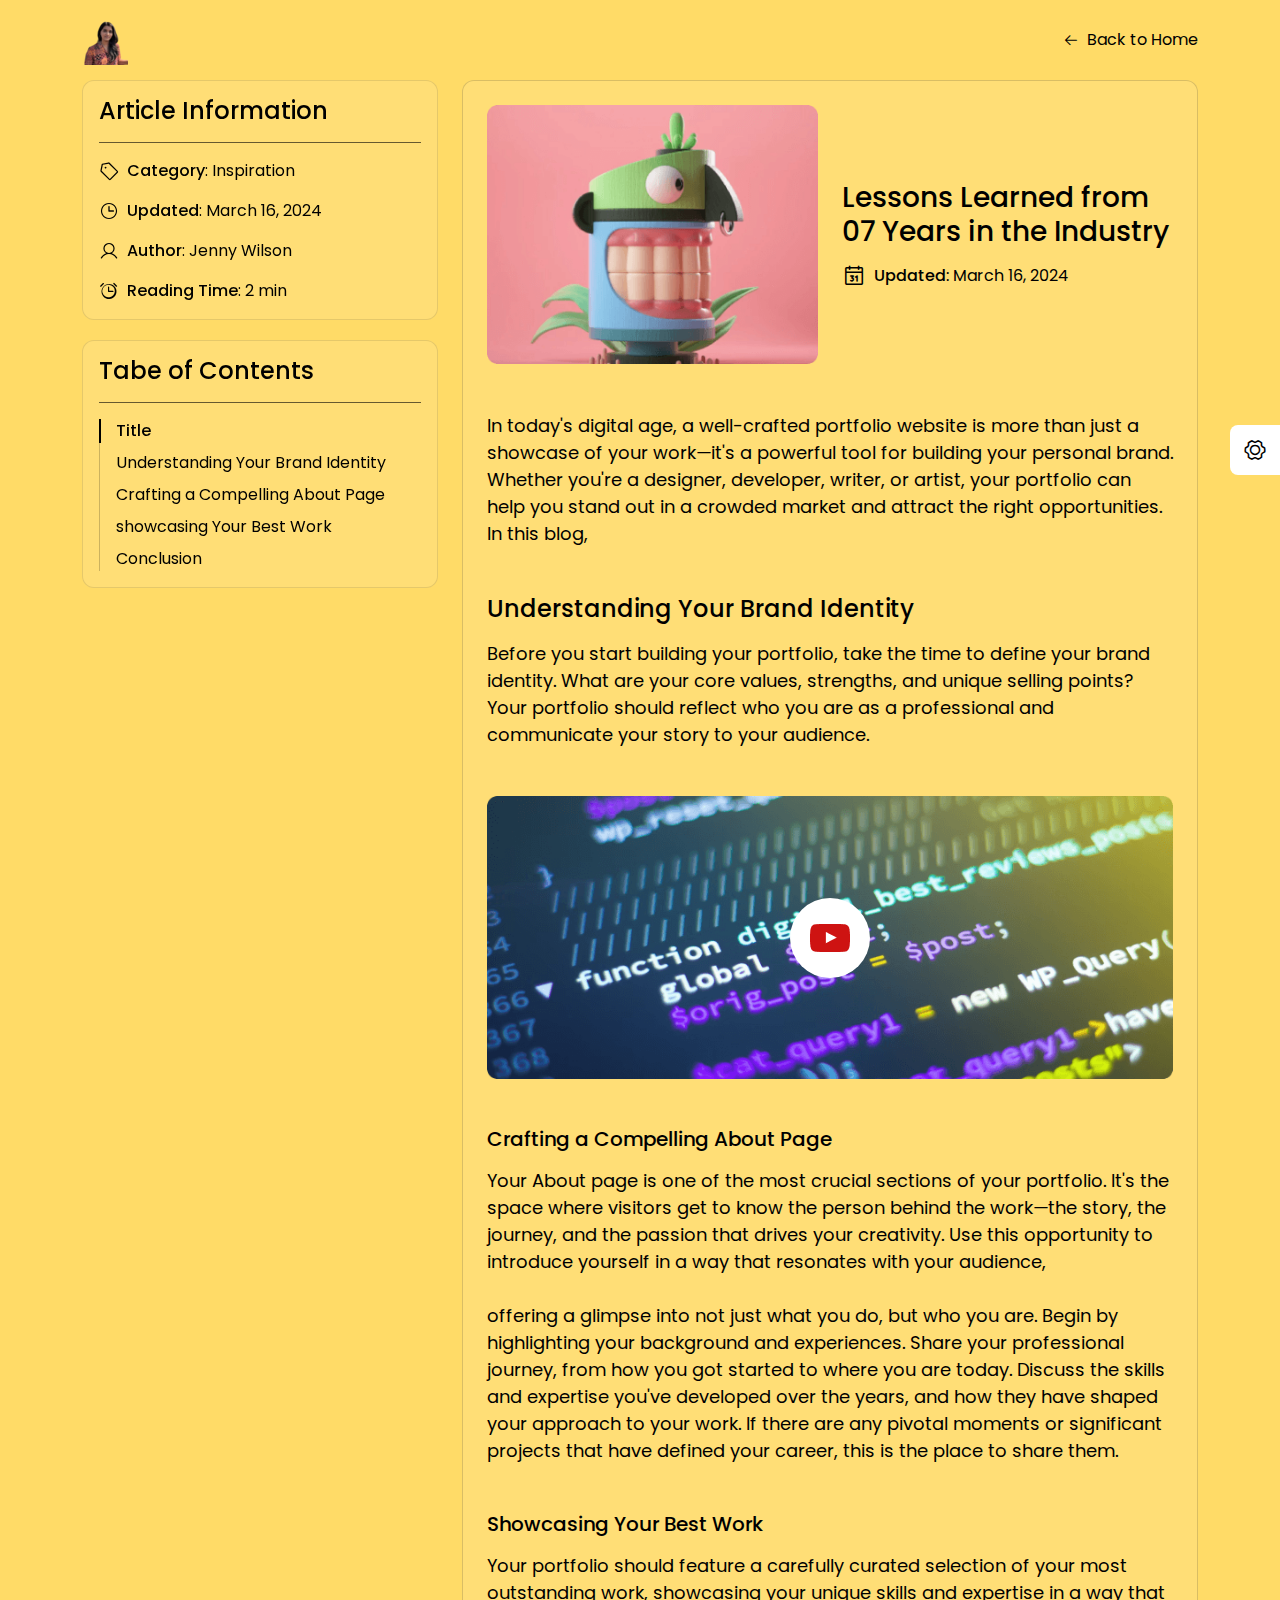
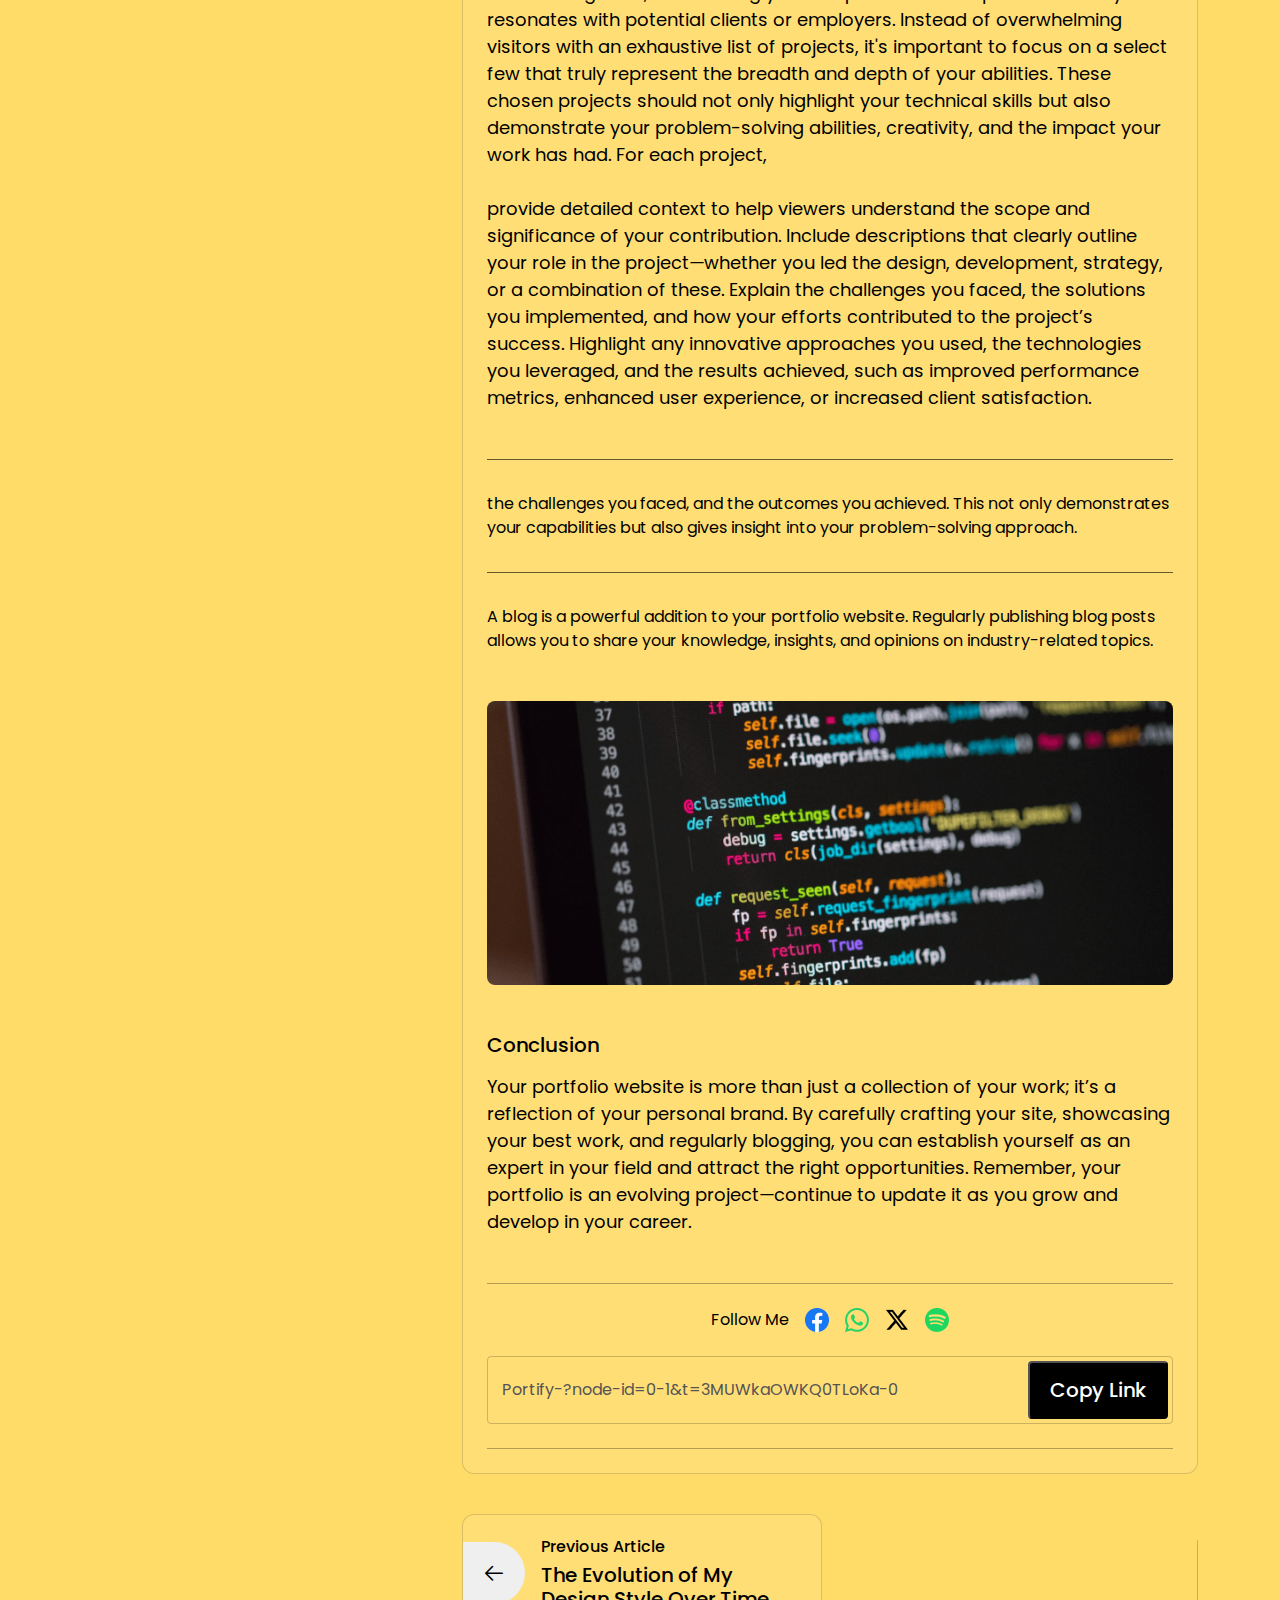
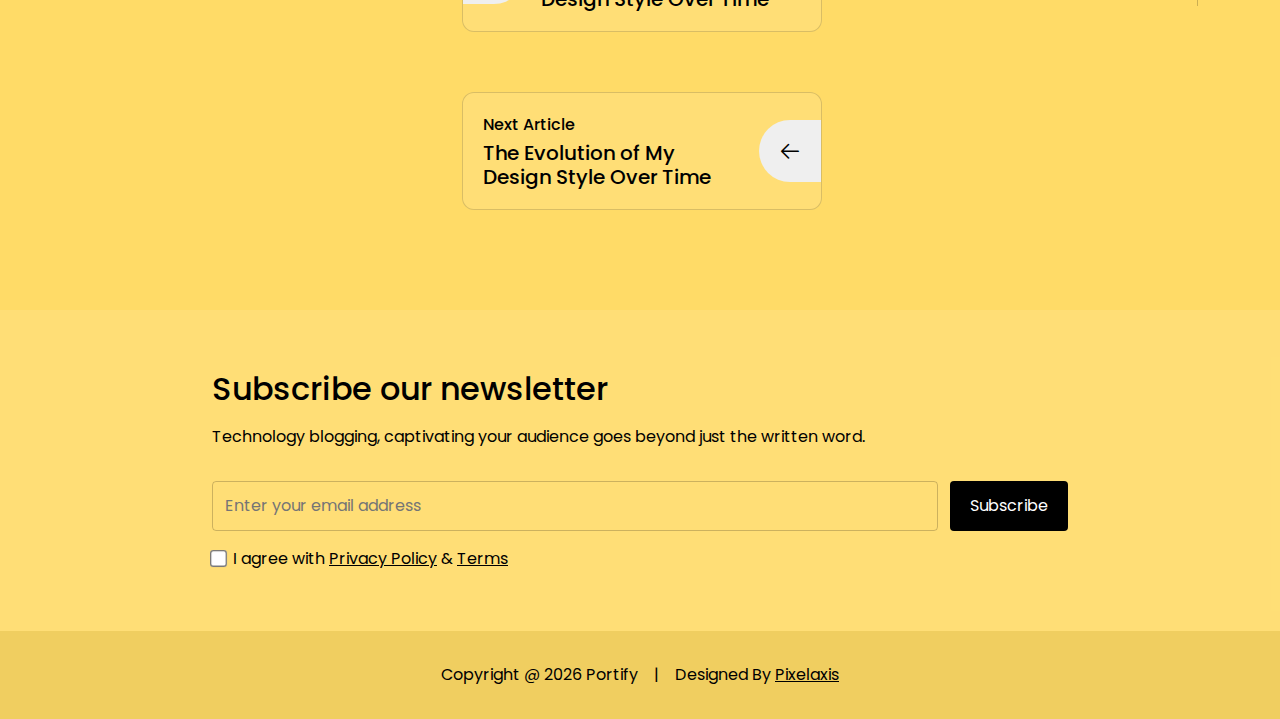
<file: home/blog-details.html>
<!doctype html>
<html lang="en">
  
<!-- Mirrored from softivuslab.com/portify/versions/clean-bg/blog-details.html by HTTrack Website Copier/3.x [XR&CO'2014], Tue, 04 Feb 2025 15:22:52 GMT -->
<head>
    <meta charset="utf-8" />
    <meta name="viewport" content="width=device-width, initial-scale=1" />
    <link rel="shortcut icon" href="assets/images/favicon.ico" type="image/x-icon" />
    <title>Portify - Personal Portfolio Website Template</title>
  <script defer src="assets/js/app.js"></script><link href="assets/css/index.css" rel="stylesheet"></head>
  <body>
    <!-- header section -->

    <div id="grain"></div>

    <header class="header-blog">
      <div class="container d-flex flex-wrap gap-4 align-items-center justify-content-between">
        <a href="index.html">
          <img src="assets/images/logo.png" alt="logo" />
        </a>
        <a href="index.html" class="d-flex align-items-center gap-2"> <i class="ph ph-arrow-left"></i> Back to Home</a>
      </div>
    </header>

    <!-- main content -->
    <main>
      <!-- Blog Details -->
      <section class="blog-details">
        <div class="container">
          <div class="row">
            <div class="col-md-4 col-xxl-3">
              <div class="details-left">
                <div class="info-box">
                  <h4>Article Information</h4>
                  <div class="d-flex flex-column gap-3">
                    <div class="d-flex align-items-center gap-2">
                      <i class="ph ph-tag fs-5"></i>
                      <p><span class="fw-medium">Category</span>: Inspiration</p>
                    </div>
                    <div class="d-flex align-items-center gap-2">
                      <i class="ph ph-clock fs-5"></i>
                      <p><span class="fw-medium">Updated</span>: March 16, 2024</p>
                    </div>
                    <div class="d-flex align-items-center gap-2">
                      <i class="ph ph-user fs-5"></i>
                      <p><span class="fw-medium">Author</span>: Jenny Wilson</p>
                    </div>
                    <div class="d-flex align-items-center gap-2">
                      <i class="ph ph-alarm fs-5"></i>
                      <p><span class="fw-medium">Reading Time</span>: 2 min</p>
                    </div>
                  </div>
                </div>
                <div class="info-box">
                  <h4>Tabe of Contents</h4>
                  <div id="blog-index" class="d-flex flex-column gap-2 table-of-content">
                    <a href="#title">Title</a>
                    <a href="#understanding">Understanding Your Brand Identity</a>
                    <a href="#crafing">Crafting a Compelling About Page</a>
                    <a href="#showcasing">showcasing Your Best Work</a>
                    <a href="#conclusion">Conclusion</a>
                  </div>
                </div>
              </div>
            </div>
            <div class="col-md-8 col-xxl-9 d-flex flex-column gap-4" data-bs-spy="scroll" data-bs-target="#blog-index" data-bs-smooth-scroll="true">
              <div class="details-container">
                <div class="details-content">
                  <div id="title" class="row align-items-center g-4 mb-4 mb-xl-5">
                    <div class="col-md-6">
                      <img src="assets/images/blog-3.png" class="img-fluid w-100 rounded-3" alt="" />
                    </div>
                    <div class="col-md-6">
                      <h3 class="mb-3 fw-medium">Lessons Learned from 07 Years in the Industry</h3>
                      <div class="d-flex align-items-center gap-2">
                        <i class="ph ph-calendar fs-4"></i>
                        <p><span class="fw-medium">Updated</span>: March 16, 2024</p>
                      </div>
                    </div>
                  </div>
                  <p class="text-lg mb-4 mb-xl-5">
                    In today's digital age, a well-crafted portfolio website is more than just a showcase of your work—it's a powerful tool for building your personal brand. Whether you're a designer, developer, writer, or artist, your portfolio can help you stand out in a crowded market and attract
                    the right opportunities. In this blog,
                  </p>
                  <h4 id="understanding" class="fw-medium mb-3">Understanding Your Brand Identity</h4>
                  <p class="text-lg mb-4 mb-xl-5">
                    Before you start building your portfolio, take the time to define your brand identity. What are your core values, strengths, and unique selling points? Your portfolio should reflect who you are as a professional and communicate your story to your audience.
                  </p>
                  <div class="mb-4 mb-xl-5 position-relative blog-video">
                    <img src="assets/images/blog-video.png" class="w-100 img-fluid rounded-3" alt="" />
                    <a href="https://www.youtube.com/watch?v=dImgZ_AH7uA" class="youtube">
                      <img src="assets/images/youtube.png" alt="" />
                    </a>
                  </div>
                  <div id="crafing" class="mb-4 mb-xl-5">
                    <h5 class="mb-3">Crafting a Compelling About Page</h5>
                    <p class="text-lg">
                      Your About page is one of the most crucial sections of your portfolio. It's the space where visitors get to know the person behind the work—the story, the journey, and the passion that drives your creativity. Use this opportunity to introduce yourself in a way that resonates
                      with your audience,

                      <br />
                      <br />
                      offering a glimpse into not just what you do, but who you are. Begin by highlighting your background and experiences. Share your professional journey, from how you got started to where you are today. Discuss the skills and expertise you've developed over the years, and how they
                      have shaped your approach to your work. If there are any pivotal moments or significant projects that have defined your career, this is the place to share them.
                    </p>
                  </div>
                  <div id="showcasing" class="mb-4 mb-xl-5">
                    <h5 class="mb-3">Showcasing Your Best Work</h5>
                    <p class="text-lg">
                      Your portfolio should feature a carefully curated selection of your most outstanding work, showcasing your unique skills and expertise in a way that resonates with potential clients or employers. Instead of overwhelming visitors with an exhaustive list of projects, it's
                      important to focus on a select few that truly represent the breadth and depth of your abilities. These chosen projects should not only highlight your technical skills but also demonstrate your problem-solving abilities, creativity, and the impact your work has had. For each
                      project,
                      <br />
                      <br />
                      provide detailed context to help viewers understand the scope and significance of your contribution. Include descriptions that clearly outline your role in the project—whether you led the design, development, strategy, or a combination of these. Explain the challenges you
                      faced, the solutions you implemented, and how your efforts contributed to the project’s success. Highlight any innovative approaches you used, the technologies you leveraged, and the results achieved, such as improved performance metrics, enhanced user experience, or increased
                      client satisfaction.
                    </p>
                  </div>
                  <div class="quote">the challenges you faced, and the outcomes you achieved. This not only demonstrates your capabilities but also gives insight into your problem-solving approach.</div>
                  <p class="mb-4 mb-xl-5">A blog is a powerful addition to your portfolio website. Regularly publishing blog posts allows you to share your knowledge, insights, and opinions on industry-related topics.</p>
                  <div class="mb-4 mb-xl-5">
                    <img src="assets/images/blog-details.png" class="img-fluid w-100 rounded-3" alt="" />
                  </div>
                  <div id="conclusion" class="mb-4 mb-xl-5">
                    <h5 class="mb-3">Conclusion</h5>
                    <p class="text-lg">
                      Your portfolio website is more than just a collection of your work; it’s a reflection of your personal brand. By carefully crafting your site, showcasing your best work, and regularly blogging, you can establish yourself as an expert in your field and attract the right
                      opportunities. Remember, your portfolio is an evolving project—continue to update it as you grow and develop in your career.
                    </p>
                  </div>
                  <div class="share py-4">
                    <div class="d-flex gap-3 align-items-center justify-content-center mb-4">
                      <p>Follow Me</p>
                      <div class="d-flex gap-3">
                        <a href="#"><img src="assets/images/fb.png" alt="" /></a>
                        <a href="#"><img src="assets/images/tt.png" alt="" /></a>
                        <a href="#"><img src="assets/images/x.png" alt="" /></a>
                        <a href="#"><img src="assets/images/sp.png" alt="" /></a>
                      </div>
                    </div>
                    <form>
                      <input type="text" value="Portify-?node-id=0-1&t=3MUWkaOWKQ0TLoKa-0" disabled />
                      <button>Copy Link</button>
                    </form>
                  </div>
                </div>
                <div class="next-prev">
                  <a href="#" class="article-card">
                    <button>
                      <i class="ph ph-arrow-left"></i>
                    </button>
                    <div>
                      <p class="fw-medium mb-1">Previous Article</p>
                      <h5 class="fw-medium">The Evolution of My Design Style Over Time</h5>
                    </div>
                  </a>
                  <div class="divider d-none d-md-block"></div>
                  <a href="#" class="article-card right">
                    <div>
                      <p class="fw-medium mb-1">Next Article</p>
                      <h5 class="fw-medium">The Evolution of My Design Style Over Time</h5>
                    </div>
                    <button>
                      <i class="ph ph-arrow-left"></i>
                    </button>
                  </a>
                </div>
              </div>
            </div>
          </div>
        </div>
      </section>
      <!-- newsletter -->
      <section class="newsletter">
        <div class="container">
          <div class="content">
            <h2 class="mb-3 fw-medium">Subscribe our newsletter</h2>
            <p class="mb-4 pb-2">Technology blogging, captivating your audience goes beyond just the written word.</p>
            <form class="mb-3">
              <input type="text" placeholder="Enter your email address" />
              <button>Subscribe</button>
            </form>
            <div>
              <label for="agree" class="d-flex align-items-center gap-2">
                <input type="checkbox" id="agree" />
                <p>I agree with <a href="#" class="underlined">Privacy Policy</a> &amp; <a href="#" class="underlined">Terms</a></p>
              </label>
            </div>
          </div>
        </div>
      </section>
    </main>
    <footer>
      <div class="contaner">
        <div class="d-flex justify-content-center gap-3">
          <p>Copyright @ <span id="year"></span> Portify</p>
          <p>|</p>
          <p>Designed By <a href="#">Pixelaxis</a></p>
        </div>
      </div>
    </footer>
    <!-- color switcher -->
    <div class="color-switcher">
      <button class="color-switcher-btn">
        <i class="ph ph-gear-six"></i>
      </button>
      <div class="pallets d-flex flex-column align-items-center gap-4 justify-content-center">
        <div class="d-flex flex-column gap-3">
          <div class="d-flex gap-3">
            <button style="background-color: #ffdb67" class="color-btn" data-color="255, 219, 103"></button>
            <button style="background-color: #ff91fb" class="color-btn" data-color="255, 145, 251"></button>
            <button style="background-color: #fdbb2e" class="color-btn" data-color="253, 187, 46"></button>
          </div>
          <div class="d-flex gap-3">
            <button style="background-color: #eee8aa" class="color-btn" data-color="238, 232, 170"></button>
            <button style="background-color: #00ffff" class="color-btn" data-color="0, 255, 255"></button>
            <button style="background-color: #00fe9c" class="color-btn" data-color="0, 254, 156"></button>
          </div>
        </div>
        <div class="d-flex gap-3 justify-content-between">
          <button class="px-3 ltr py-2 border-0">LTR</button>
          <button class="px-3 rtl py-2 border-0">RTL</button>
        </div>
        <div class="d-flex align-items-center gap-3">
          <label for="grained"> Grained BG </label>
          <input type="checkbox" id="grained" class="grained-checkbox" />
        </div>
      </div>
    </div>
  </body>

<!-- Mirrored from softivuslab.com/portify/versions/clean-bg/blog-details.html by HTTrack Website Copier/3.x [XR&CO'2014], Tue, 04 Feb 2025 15:22:55 GMT -->
</html>
</file>
